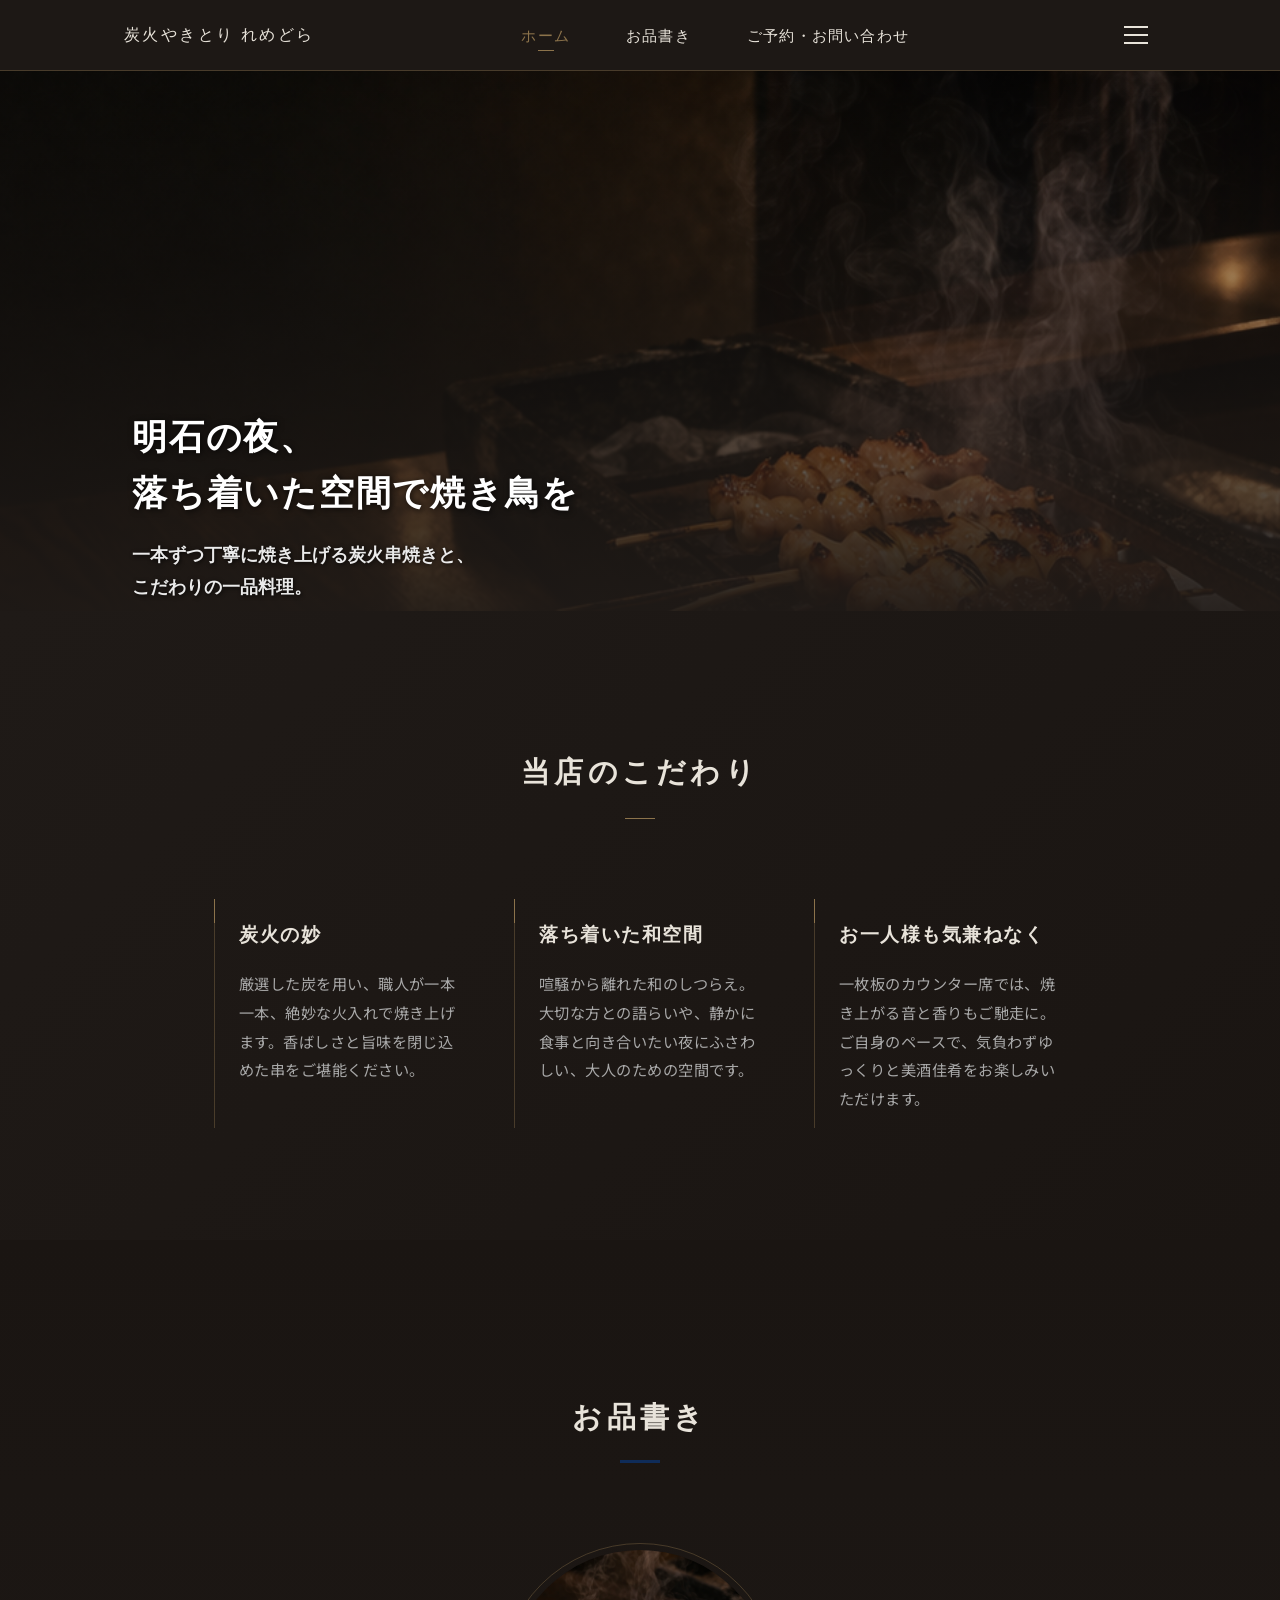
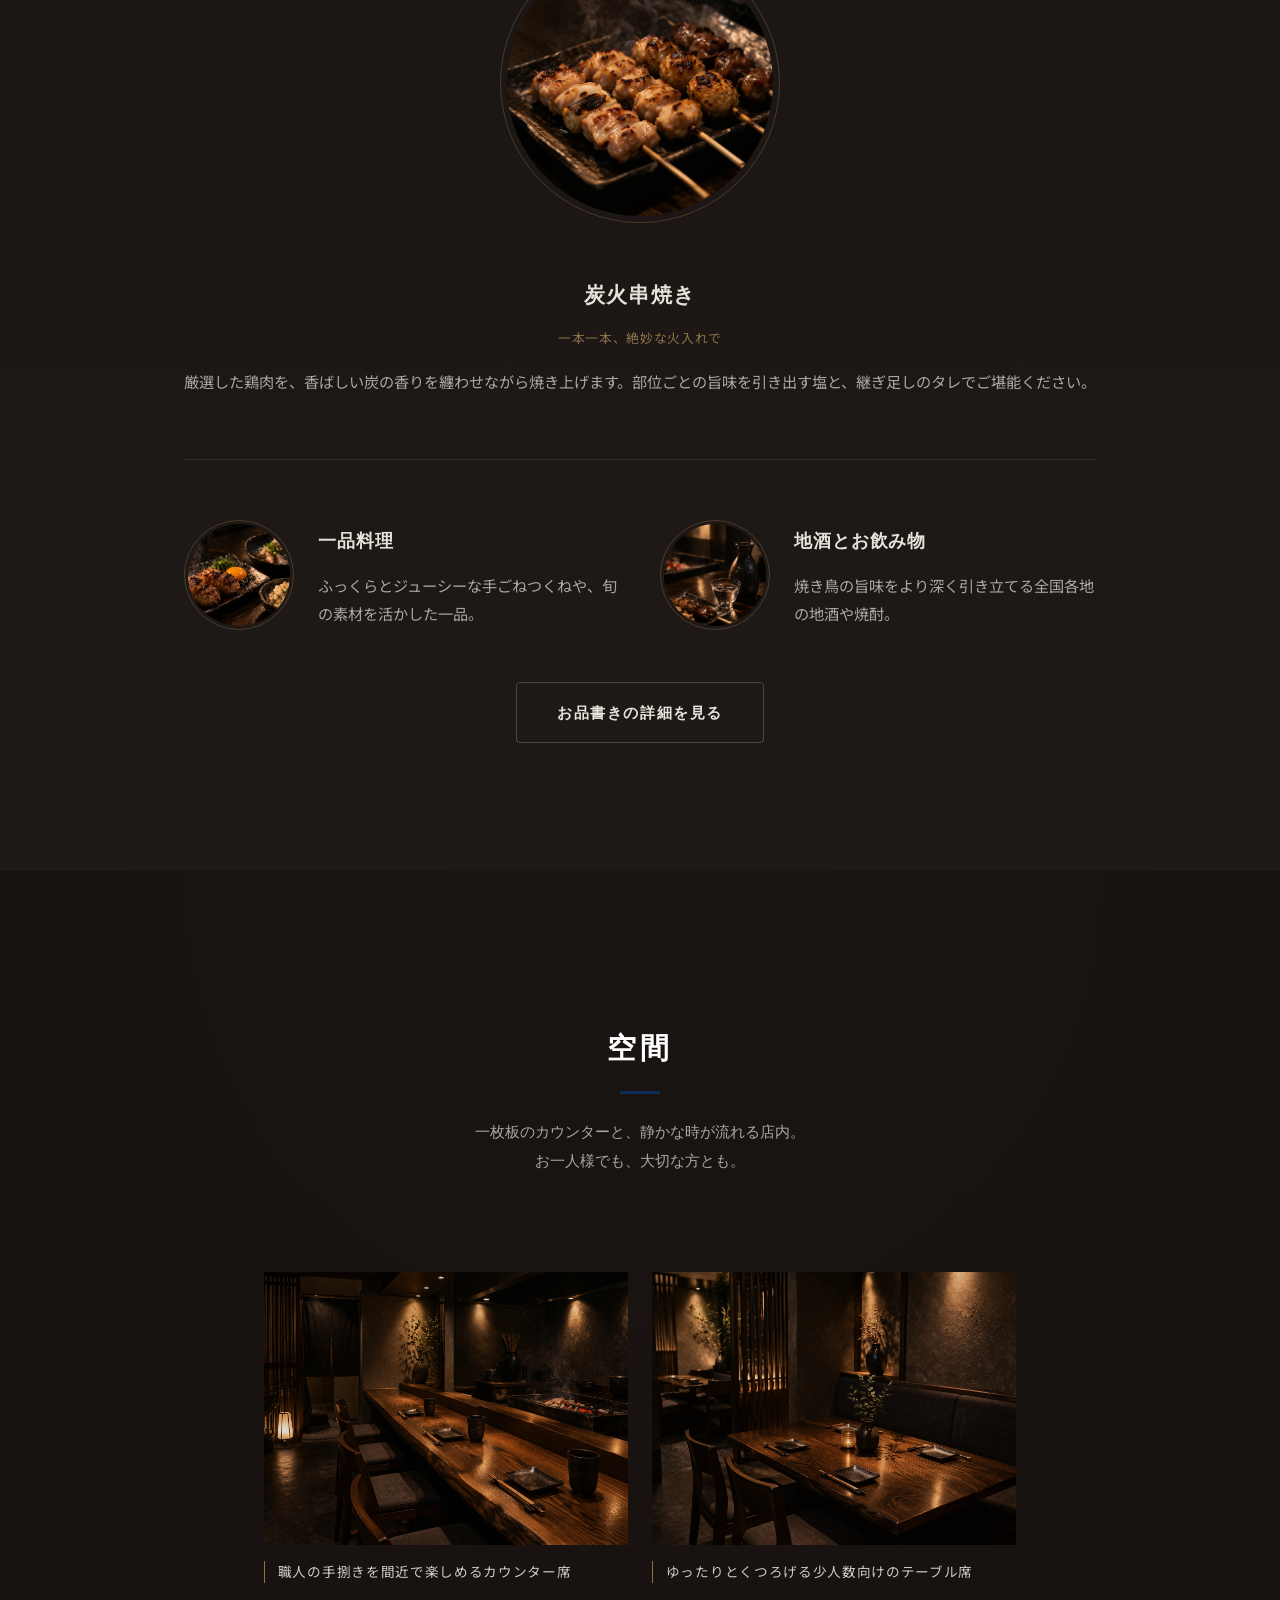
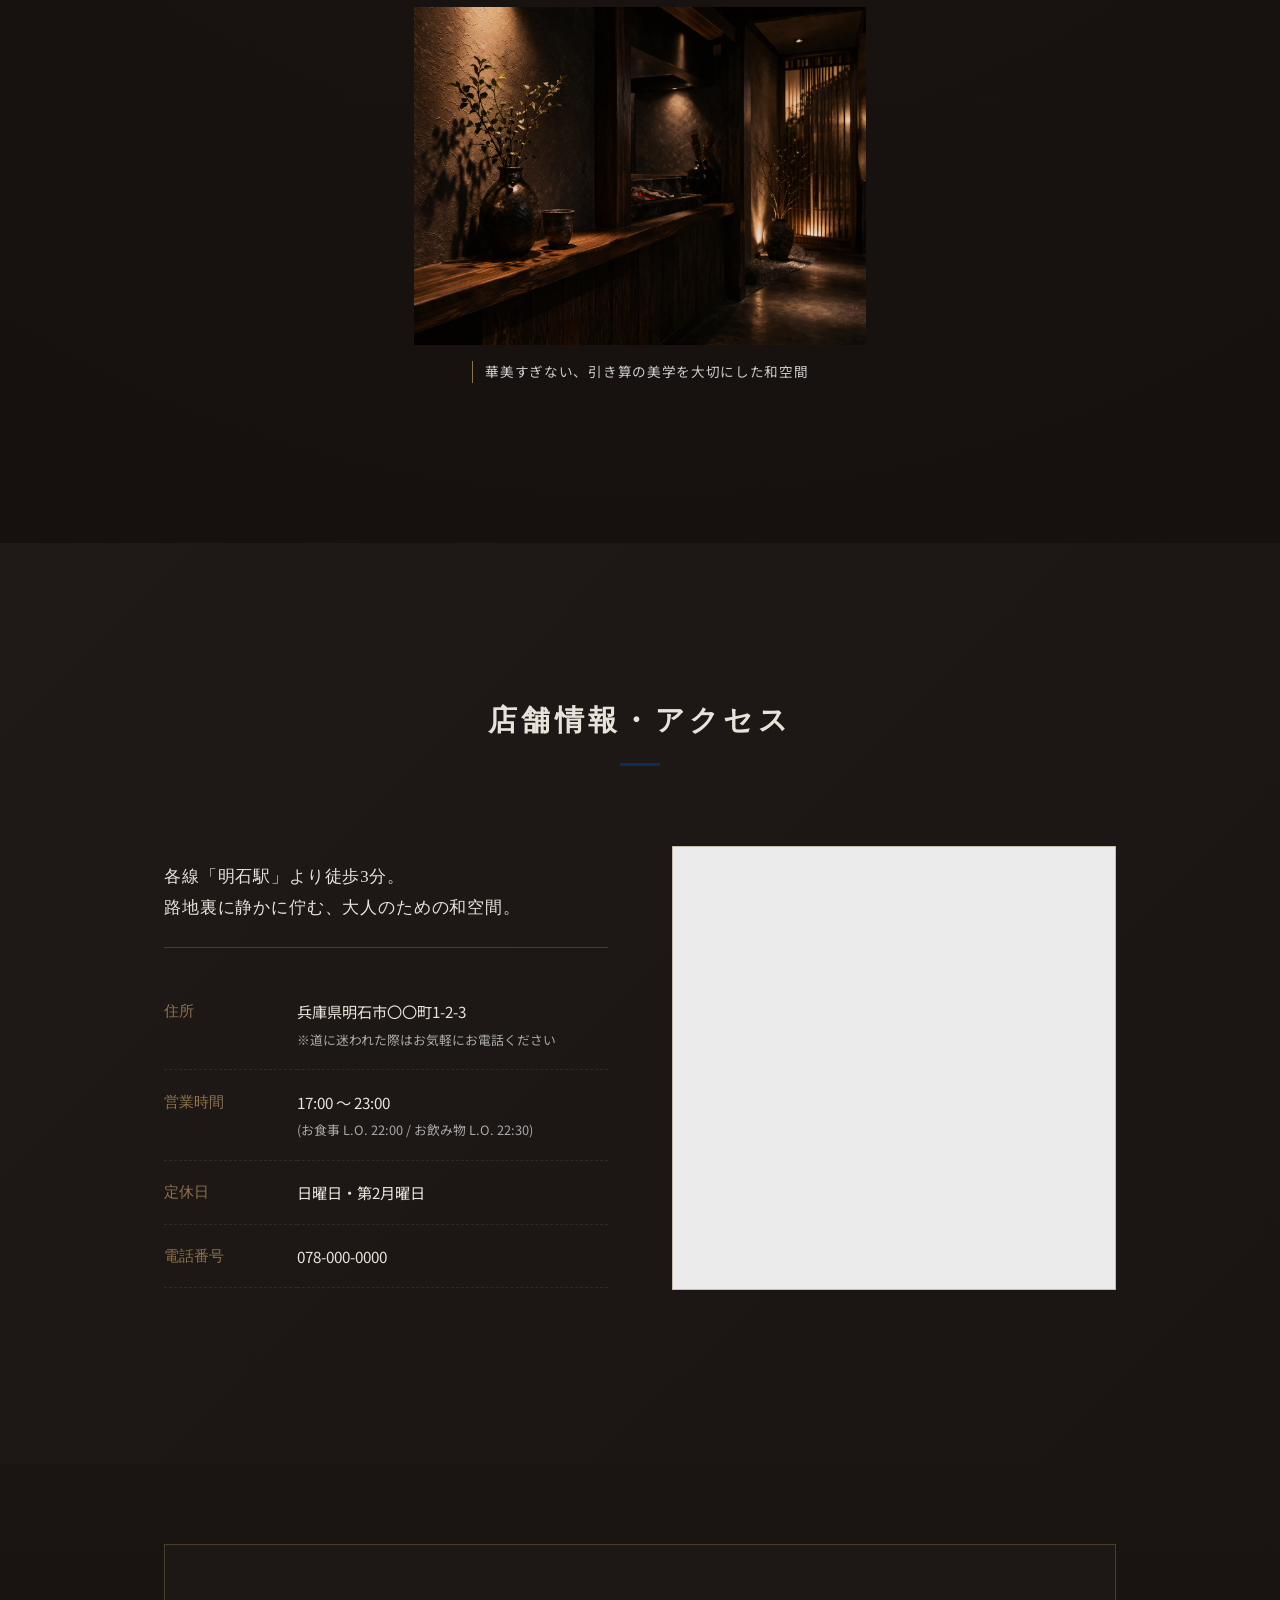
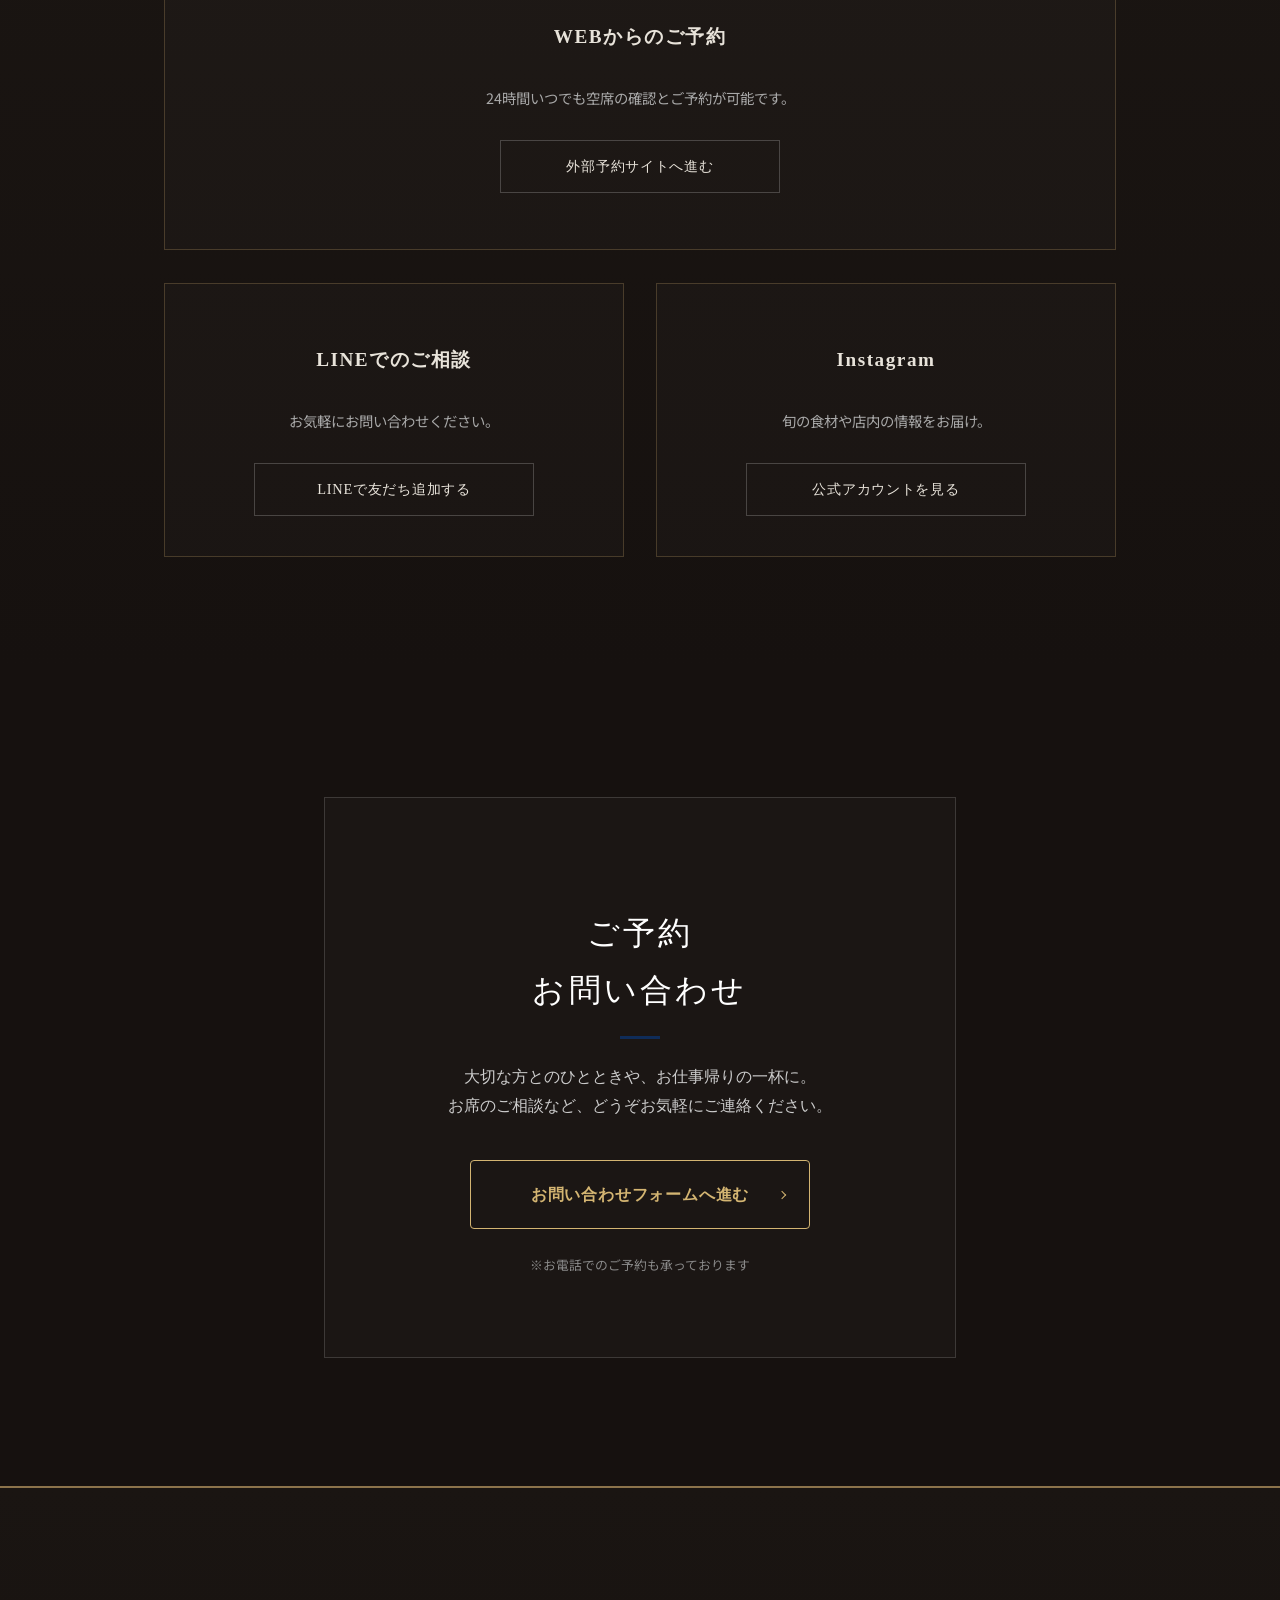
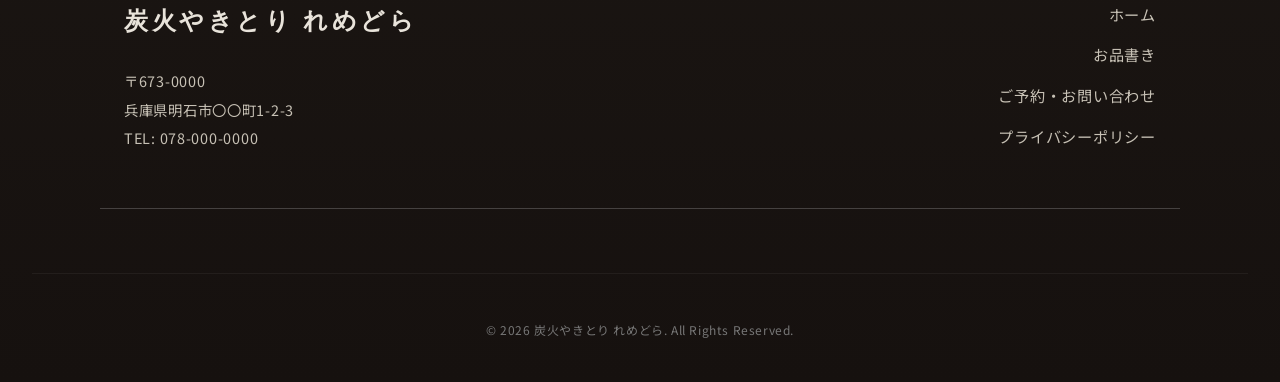
<file: index.html>
<!DOCTYPE html>
<html lang="ja">
<head>
  <meta charset="UTF-8">
  <meta name="viewport" content="width=device-width, initial-scale=1.0">
  <title>炭火やきとり れめどら | 明石でゆっくり楽しむ焼き鳥</title>
  <meta name="description" content="明石でゆっくりと楽しめる焼き鳥屋。炭火で焼いた新鮮な鳥肉と、豊富な飲み物をお楽しみください。">
  
  <link rel="canonical" href="https://example.com/">
  
  <meta property="og:title" content="炭火やきとり れめどら">
  <meta property="og:description" content="明石でゆっくりと楽しめる焼き鳥屋。炭火で焼いた新鮮な鳥肉と、豊富な飲み物をお楽しみください。">
  <meta property="og:type" content="website">
  <meta property="og:url" content="https://example.com/">
  <meta property="og:image" content="https://example.com/assets/images/ogp.jpg">
  
  <link rel="icon" href="assets/images/favicon.ico">
  <link rel="apple-touch-icon" href="assets/images/apple-touch-icon.png">
  
  <script async src="https://www.googletagmanager.com/gtag/js?id=G-ABCDEFG123"></script>
　<script>window.dataLayer=window.dataLayer||[];function gtag(){dataLayer.push(arguments);}gtag('js',new Date());gtag('config','G-ABCDEFG123');</script>

  <link rel="preconnect" href="https://fonts.googleapis.com">
  <link rel="preconnect" href="https://fonts.gstatic.com" crossorigin>
  <link href="https://fonts.googleapis.com/css2?family=Noto+Sans+JP:wght@400;700&display=swap" rel="stylesheet">
  
  <link rel="stylesheet" href="assets/css/base.css">
<link rel="stylesheet" href="assets/css/components.css">
<link rel="stylesheet" href="assets/css/sections.css">
</head>
<body class="site site--yakitori-akashi-01 page page--home">
  <div id="yakitori-loader" class="yakitori-loader">
    <div class="yakitori-loader-content">
      <p class="yakitori-loader-text">炭火やきとり れめどら</p>
      <div class="yakitori-loader-line"></div>
    </div>
  </div>
  <header class="header yakitori-header">
  <div class="header-inner container yakitori-header-inner">
    <a href="index.html" class="logo yakitori-header-logo">炭火やきとり れめどら</a>
    
    <nav class="nav-pc pc-only yakitori-nav-pc">
      <ul>
        <li><a href="index.html" class="is-current">ホーム</a></li>
        <li><a href="service.html">お品書き</a></li>
        <li><a href="contact.html">ご予約・お問い合わせ</a></li>
      </ul>
    </nav>
    
    <button class="menu-toggle sp-only yakitori-menu-toggle" data-js="menu-toggle" aria-label="メニューを開く" aria-expanded="false">
      <span class="bar"></span><span class="bar"></span><span class="bar"></span>
    </button>
  </div>
</header>

<nav class="nav-sp yakitori-nav-sp" data-js="mobile-nav" aria-hidden="true">
  <ul class="yakitori-nav-sp-list">
    <li><a href="index.html">ホーム</a></li>
    <li><a href="service.html">お品書き</a></li>
    <li><a href="contact.html">ご予約・お問い合わせ</a></li>
  </ul>
</nav>

  <main>
    <section class="hero home-hero ya-hero">
  <div class="hero-overlay ya-hero-overlay"></div>
  <div class="container hero-content reveal ya-hero-content">
    <div class="ya-hero-text-wrap">
      <h1 class="hero-title ya-hero-title">明石の夜、<br>落ち着いた空間で焼き鳥を</h1>
      <p class="hero-sub ya-hero-sub">一本ずつ丁寧に焼き上げる炭火串焼きと、<br>こだわりの一品料理。</p>
    </div>
  </div>
</section>

<section class="section yakitori-concept-section">
  <div class="container reveal yakitori-concept-container">
    <h2 class="sec-title yakitori-concept-title" data-anim="fade-up">当店のこだわり</h2>
    <div class="yakitori-concept-timeline">
      <div class="yakitori-concept-item" data-anim="fade-up" data-anim-delay="1">
        <h3 class="yakitori-concept-heading">炭火の妙</h3>
        <p class="yakitori-concept-text">厳選した炭を用い、職人が一本一本、絶妙な火入れで焼き上げます。香ばしさと旨味を閉じ込めた串をご堪能ください。</p>
      </div>
      <div class="yakitori-concept-item" data-anim="fade-up" data-anim-delay="2">
        <h3 class="yakitori-concept-heading">落ち着いた和空間</h3>
        <p class="yakitori-concept-text">喧騒から離れた和のしつらえ。大切な方との語らいや、静かに食事と向き合いたい夜にふさわしい、大人のための空間です。</p>
      </div>
      <div class="yakitori-concept-item" data-anim="fade-up" data-anim-delay="3">
        <h3 class="yakitori-concept-heading">お一人様も気兼ねなく</h3>
        <p class="yakitori-concept-text">一枚板のカウンター席では、焼き上がる音と香りもご馳走に。ご自身のペースで、気負わずゆっくりと美酒佳肴をお楽しみいただけます。</p>
      </div>
    </div>
  </div>
</section>

<section class="section yakitori-service-section">
  <div class="container reveal yakitori-service-container">
    <h2 class="sec-title yakitori-service-sec-title" data-anim="fade-up">お品書き</h2>
    <div class="yakitori-service-grid">
      
      <article class="yakitori-service-card yakitori-service-card--featured" data-anim="fade-up" data-anim-delay="1">
        <div class="yakitori-service-img-plate">
          <img src="assets/images/service1.jpg" alt="炭火串焼き" class="yakitori-service-img-circle">
        </div>
        <div class="yakitori-service-body">
          <h3 class="yakitori-service-title">炭火串焼き</h3>
          <p class="yakitori-service-subtitle">一本一本、絶妙な火入れで</p>
          <p class="yakitori-service-text">厳選した鶏肉を、香ばしい炭の香りを纏わせながら焼き上げます。部位ごとの旨味を引き出す塩と、継ぎ足しのタレでご堪能ください。</p>
        </div>
      </article>

      <div class="yakitori-service-subgrid">
        <article class="yakitori-service-card yakitori-service-card--list" data-anim="fade-up" data-anim-delay="2">
          <div class="yakitori-service-img-plate">
            <img src="assets/images/service2.jpg" alt="自家製つくねと一品料理" class="yakitori-service-img-circle">
          </div>
          <div class="yakitori-service-body">
            <h3 class="yakitori-service-title">一品料理</h3>
            <p class="yakitori-service-text">ふっくらとジューシーな手ごねつくねや、旬の素材を活かした一品。</p>
          </div>
        </article>

        <article class="yakitori-service-card yakitori-service-card--list" data-anim="fade-up" data-anim-delay="3">
          <div class="yakitori-service-img-plate">
            <img src="assets/images/service3.jpg" alt="地酒とお飲み物" class="yakitori-service-img-circle">
          </div>
          <div class="yakitori-service-body">
            <h3 class="yakitori-service-title">地酒とお飲み物</h3>
            <p class="yakitori-service-text">焼き鳥の旨味をより深く引き立てる全国各地の地酒や焼酎。</p>
          </div>
        </article>
      </div>

    </div>
    <div class="text-center u-mt-40 yakitori-service-btn-wrap" data-anim="fade-up">
      <a href="service.html" class="btn btn-outline yakitori-service-btn">お品書きの詳細を見る</a>
    </div>
  </div>
</section>

<section class="section yakitori-interior-section">
  <div class="container reveal yakitori-interior-container">
    <h2 class="sec-title yakitori-interior-title" data-anim="fade-up">空間</h2>
    <p class="yakitori-interior-lead" data-anim="fade-up" data-anim-delay="1">一枚板のカウンターと、静かな時が流れる店内。<br>お一人様でも、大切な方とも。</p>
    
    <div class="yakitori-interior-gallery" data-anim="fade-in" data-anim-delay="2">
      <figure class="yakitori-interior-item">
        <img src="assets/images/interior1.jpg" alt="落ち着いた雰囲気のカウンター席" class="yakitori-interior-img">
        <figcaption class="yakitori-interior-caption">職人の手捌きを間近で楽しめるカウンター席</figcaption>
      </figure>
      <figure class="yakitori-interior-item">
        <img src="assets/images/interior2.jpg" alt="清潔感のあるテーブル席" class="yakitori-interior-img">
        <figcaption class="yakitori-interior-caption">ゆったりとくつろげる少人数向けのテーブル席</figcaption>
      </figure>
      <figure class="yakitori-interior-item">
        <img src="assets/images/interior3.jpg" alt="和のしつらえ" class="yakitori-interior-img">
        <figcaption class="yakitori-interior-caption">華美すぎない、引き算の美学を大切にした和空間</figcaption>
      </figure>
    </div>
  </div>
</section>

<section class="section yakitori-access-section">
  <div class="container reveal yakitori-access-container">
    <h2 class="sec-title yakitori-access-title">店舗情報・アクセス</h2>
    
    <div class="access-grid yakitori-access-grid">
      <div class="access-info yakitori-access-info-wrap">
        
        <p class="yakitori-access-lead">各線「明石駅」より徒歩3分。<br>路地裏に静かに佇む、大人のための和空間。</p>
        
        <table class="info-table yakitori-access-table">
          <tbody>
            <tr>
              <th>住所</th>
              <td>兵庫県明石市〇〇町1-2-3<br><span class="yakitori-access-subtext">※道に迷われた際はお気軽にお電話ください</span></td>
            </tr>
            <tr>
              <th>営業時間</th>
              <td>17:00 〜 23:00 <span class="yakitori-access-subtext">(お食事 L.O. 22:00 / お飲み物 L.O. 22:30)</span></td>
            </tr>
            <tr>
              <th>定休日</th>
              <td>日曜日・第2月曜日</td>
            </tr>
            <tr>
              <th>電話番号</th>
              <td>078-000-0000</td>
            </tr>
          </tbody>
        </table>

        
      </div>
      
      <div class="access-map yakitori-access-map-wrap">
        <div class="map-iframe-wrapper yakitori-access-map">
          <iframe src="https://www.google.com/maps/embed?pb=!1m18!1m12!1m3!1d3282.1803394127523!2d135.58551747462758!3d34.65014827293765!2m3!1f0!2f0!3f0!3m2!1i1024!2i768!4f13.1!3m3!1m2!1s0x6000df760cc7dd29%3A0x222f1e658e84c664!2z6L-R55W_5aSn5a2mIOadseWkp-mYquOCreODo-ODs-ODkeOCuQ!5e0!3m2!1sja!2sjp!4v1775492628500!5m2!1sja!2sjp" width="600" height="450" style="border:0;" allowfullscreen="" loading="lazy" referrerpolicy="no-referrer-when-downgrade"></iframe>
        </div>
      </div>
    </div>
    
  </div>
</section>


<section class="section yakitori-connect-section">
  <div class="container reveal yakitori-connect-container">
    <div class="yakitori-connect-grid">
      
      <div class="yakitori-connect-item yakitori-connect-item--main" data-anim="fade-up" data-anim-delay="1">
        <h3 class="yakitori-connect-heading">WEBからのご予約</h3>
        <p class="yakitori-connect-text">24時間いつでも空席の確認とご予約が可能です。</p>
        <a href="#" class="yakitori-connect-btn" data-ga4-event="click_external_reserve">外部予約サイトへ進む</a>
      </div>

      <div class="yakitori-connect-item yakitori-connect-item--sub" data-anim="fade-up" data-anim-delay="2">
        <h3 class="yakitori-connect-heading">LINEでのご相談</h3>
        <p class="yakitori-connect-text">お気軽にお問い合わせください。</p>
        <a href="#" class="yakitori-connect-btn" data-ga4-event="click_line">LINEで友だち追加する</a>
      </div>

      <div class="yakitori-connect-item yakitori-connect-item--sub" data-anim="fade-up" data-anim-delay="3">
        <h3 class="yakitori-connect-heading">Instagram</h3>
        <p class="yakitori-connect-text">旬の食材や店内の情報をお届け。</p>
        <a href="#" class="yakitori-connect-btn" data-ga4-event="click_instagram">公式アカウントを見る</a>
      </div>

    </div>
  </div>
</section>

    <section class="section cta-section text-center ya-cta-section">
  <div class="container reveal ya-cta-container">
    <div class="ya-cta-box">
      <h2 class="sec-title cta-title ya-cta-title">ご予約<br>お問い合わせ</h2>
      <p class="cta-text ya-cta-text">
        大切な方とのひとときや、お仕事帰りの一杯に。<br>
        お席のご相談など、どうぞお気軽にご連絡ください。
      </p>
      <div class="ya-cta-action">
        <a href="contact.html" class="btn btn-primary ya-cta-btn">
          お問い合わせフォームへ進む
        </a>
      </div>
      <p class="ya-cta-note">※お電話でのご予約も承っております</p>
    </div>
  </div>
</section>
  </main>

  <footer class="footer yakitori-footer">
  <div class="container footer-inner yakitori-footer-inner">
    <div class="footer-info yakitori-footer-info">
      <div class="footer-logo yakitori-footer-logo">炭火やきとり れめどら</div>
      <p class="yakitori-footer-address">
        〒673-0000<br>
        兵庫県明石市〇〇町1-2-3<br>
        TEL: <a href="tel:0780000000" class="yakitori-footer-tel">078-000-0000</a>
      </p>
    </div>
    <div class="footer-links yakitori-footer-links">
      <ul class="yakitori-footer-nav">
        <li><a href="index.html">ホーム</a></li>
        <li><a href="service.html">お品書き</a></li>
        <li><a href="contact.html">ご予約・お問い合わせ</a></li>
        <li><a href="privacy.html">プライバシーポリシー</a></li>
      </ul>
    </div>
  </div>
  <div class="footer-copy yakitori-footer-copy">
    <small>&copy; 2026 炭火やきとり れめどら. All Rights Reserved.</small>
  </div>
</footer>

  <script src="assets/js/main.js"></script>
  <script src="assets/js/custom-anim.js"></script>
  <script src="assets/js/custom-analytics.js"></script>
</body>
</html>
</file>
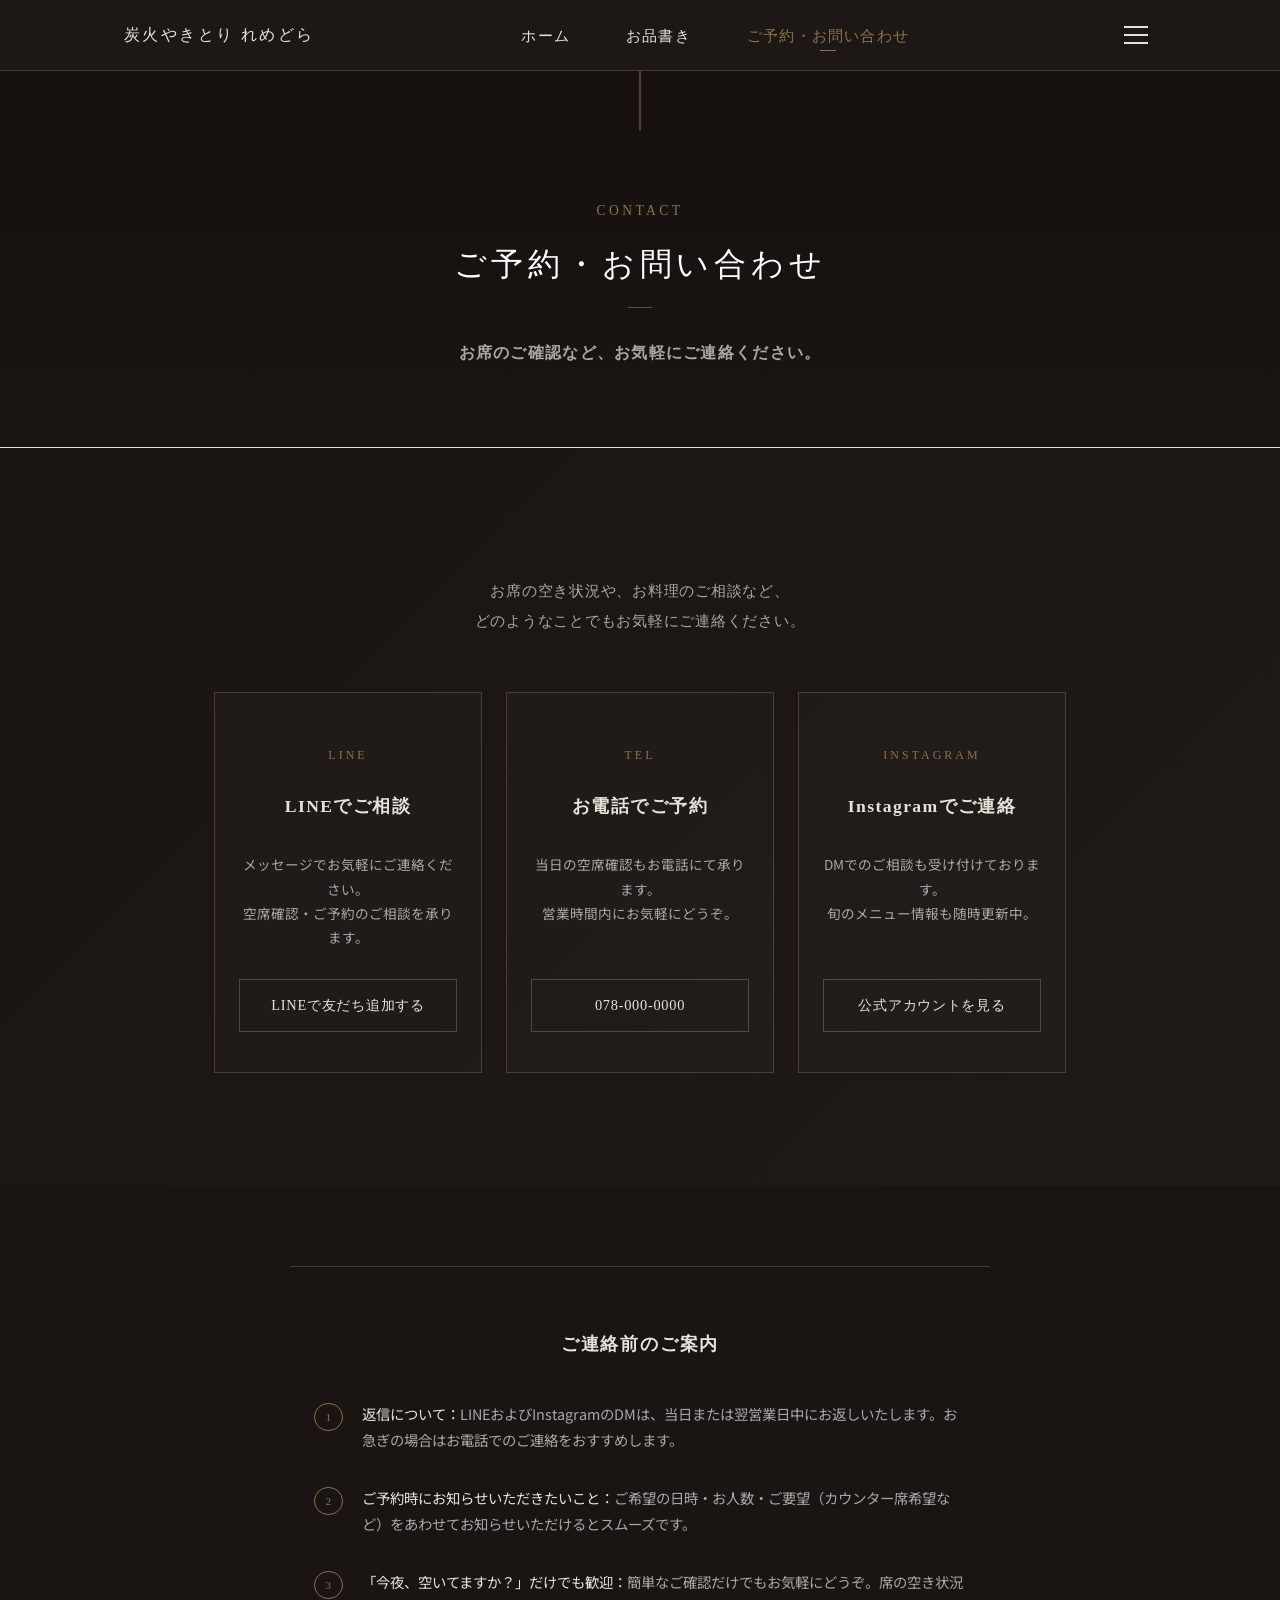
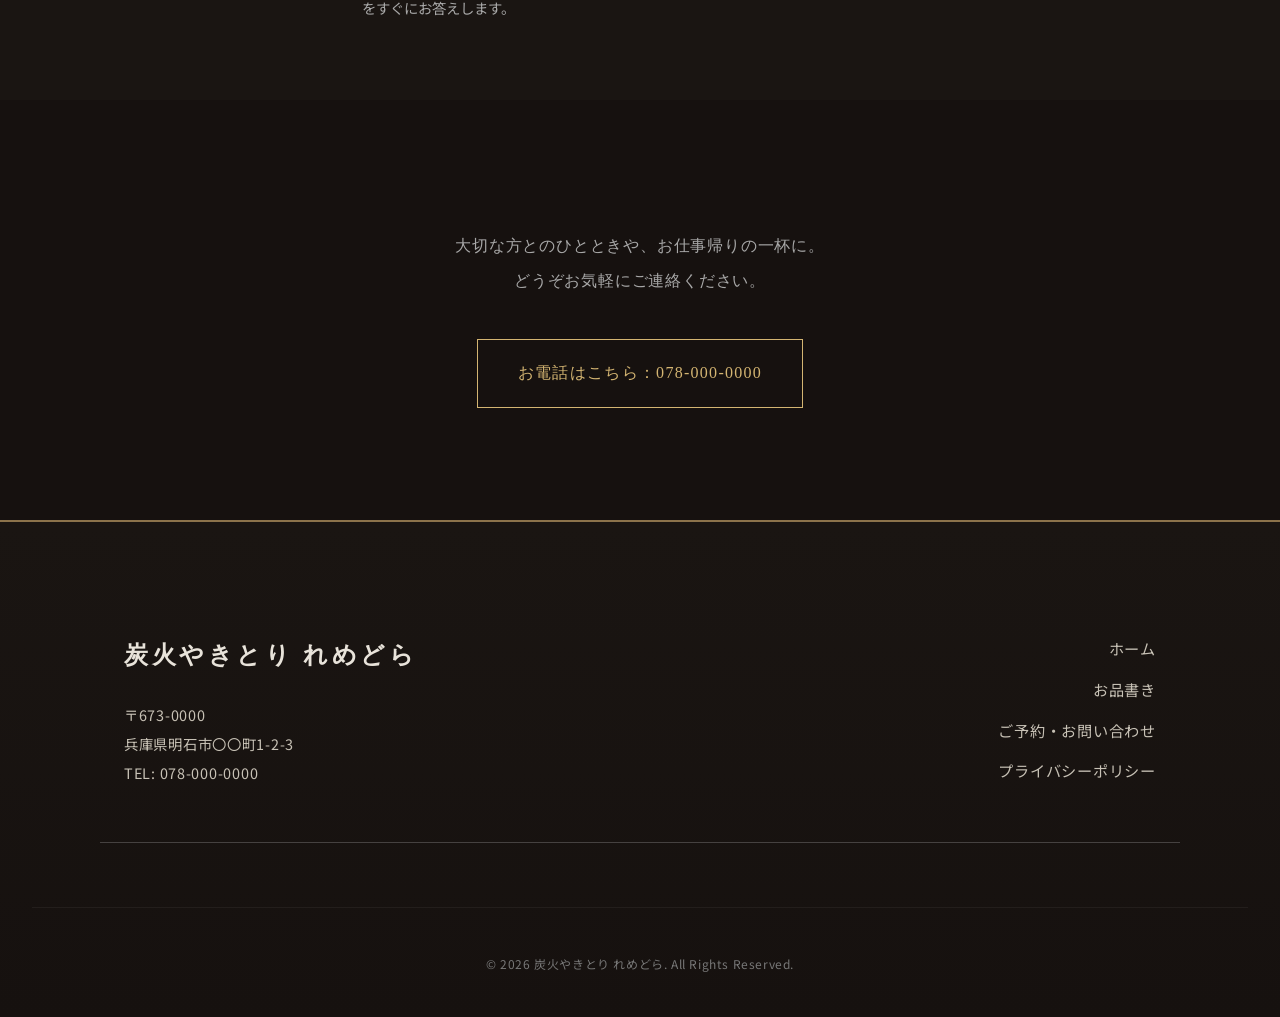
<file: contact.html>
<!DOCTYPE html>
<html lang="ja">
<head>
  <meta charset="UTF-8">
  <meta name="viewport" content="width=device-width, initial-scale=1.0">
  <title>ご予約・お問い合わせ | 炭火やきとり れめどら</title>
  <meta name="description" content="炭火やきとり れめどらへのご予約・お問い合わせはLINE・お電話・Instagramにて承ります。">

  <link rel="canonical" href="https://example.com/contact.html">
  <meta property="og:title" content="ご予約・お問い合わせ | 炭火やきとり れめどら">
  <meta property="og:description" content="炭火やきとり れめどらへのご予約・お問い合わせはLINE・お電話・Instagramにて承ります。">
  <meta property="og:type" content="article">
  <meta property="og:url" content="https://example.com/contact.html">
  <meta property="og:image" content="https://example.com/assets/images/ogp.jpg">

  <link rel="icon" href="assets/images/favicon.ico">
  <link rel="apple-touch-icon" href="assets/images/apple-touch-icon.png">

  <script async src="https://www.googletagmanager.com/gtag/js?id=G-ABCDEFG123"></script>
  <script>window.dataLayer=window.dataLayer||[];function gtag(){dataLayer.push(arguments);}gtag('js',new Date());gtag('config','G-ABCDEFG123');</script>

  <link rel="preconnect" href="https://fonts.googleapis.com">
  <link rel="preconnect" href="https://fonts.gstatic.com" crossorigin>
  <link href="https://fonts.googleapis.com/css2?family=Noto+Sans+JP:wght@400;700&display=swap" rel="stylesheet">

  <link rel="stylesheet" href="assets/css/base.css">
  <link rel="stylesheet" href="assets/css/components.css">
  <link rel="stylesheet" href="assets/css/sections.css">
</head>
<body class="site site--yakitori-akashi-01 page page--contact">
  <header class="header yakitori-header">
    <div class="header-inner container yakitori-header-inner">
      <a href="index.html" class="logo yakitori-header-logo">炭火やきとり れめどら</a>
      <nav class="nav-pc pc-only yakitori-nav-pc">
        <ul>
          <li><a href="index.html">ホーム</a></li>
          <li><a href="service.html">お品書き</a></li>
          <li><a href="contact.html" class="is-current">ご予約・お問い合わせ</a></li>
        </ul>
      </nav>
      <button class="menu-toggle sp-only yakitori-menu-toggle" data-js="menu-toggle" aria-label="メニューを開く" aria-expanded="false">
        <span class="bar"></span><span class="bar"></span><span class="bar"></span>
      </button>
    </div>
  </header>

  <nav class="nav-sp yakitori-nav-sp" data-js="mobile-nav" aria-hidden="true">
    <ul class="yakitori-nav-sp-list">
      <li><a href="index.html">ホーム</a></li>
      <li><a href="service.html">お品書き</a></li>
      <li><a href="contact.html">ご予約・お問い合わせ</a></li>
    </ul>
  </nav>

  <main>

    <!-- SECTION START: Contact Hero -->
    <div class="page-header yakitori-contact-header" data-section="contact-hero">
      <div class="container text-center yakitori-contact-header-container">
        <div class="yakitori-contact-header-content">
          <p class="yakitori-contact-header-en">Contact</p>
          <h1 class="page-title yakitori-contact-title">ご予約・お問い合わせ</h1>
          <p class="page-sub yakitori-contact-sub">お席のご確認など、お気軽にご連絡ください。</p>
        </div>
      </div>
    </div>
    <!-- SECTION END: Contact Hero -->

    <!-- SECTION START: Contact Methods -->
    <section class="section yakitori-contact-methods-section" data-section="contact-methods">
      <div class="container reveal yakitori-contact-methods-container">
        <p class="yakitori-contact-methods-lead" data-anim="fade-up">
          お席の空き状況や、お料理のご相談など、<br>
          どのようなことでもお気軽にご連絡ください。
        </p>
        <div class="yakitori-contact-methods-grid">

          <div class="yakitori-contact-method-card" data-anim="fade-up" data-anim-delay="1">
            <p class="yakitori-contact-method-label">LINE</p>
            <h2 class="yakitori-contact-method-title">LINEでご相談</h2>
            <p class="yakitori-contact-method-text">
              メッセージでお気軽にご連絡ください。<br>
              空席確認・ご予約のご相談を承ります。
            </p>
            <a href="#" class="yakitori-contact-method-btn" data-ga4-event="click_line">LINEで友だち追加する</a>
          </div>

          <div class="yakitori-contact-method-card" data-anim="fade-up" data-anim-delay="2">
            <p class="yakitori-contact-method-label">TEL</p>
            <h2 class="yakitori-contact-method-title">お電話でご予約</h2>
            <p class="yakitori-contact-method-text">
              当日の空席確認もお電話にて承ります。<br>
              営業時間内にお気軽にどうぞ。
            </p>
            <a href="tel:0780000000" class="yakitori-contact-method-btn" data-ga4-event="click_tel">078-000-0000</a>
          </div>

          <div class="yakitori-contact-method-card" data-anim="fade-up" data-anim-delay="3">
            <p class="yakitori-contact-method-label">Instagram</p>
            <h2 class="yakitori-contact-method-title">Instagramでご連絡</h2>
            <p class="yakitori-contact-method-text">
              DMでのご相談も受け付けております。<br>
              旬のメニュー情報も随時更新中。
            </p>
            <a href="#" class="yakitori-contact-method-btn" data-ga4-event="click_instagram">公式アカウントを見る</a>
          </div>

        </div>
      </div>
    </section>
    <!-- SECTION END: Contact Methods -->

    <!-- SECTION START: Before Contact -->
    <section class="section yakitori-before-contact-section" data-section="before-contact">
      <div class="container reveal yakitori-before-contact-container">
        <h2 class="yakitori-before-contact-title" data-anim="fade-up">ご連絡前のご案内</h2>
        <div class="yakitori-before-contact-list">

          <div class="yakitori-before-contact-item" data-anim="fade-up" data-anim-delay="1">
            <div class="yakitori-before-contact-num">1</div>
            <p class="yakitori-before-contact-text">
              <strong>返信について：</strong>LINEおよびInstagramのDMは、当日または翌営業日中にお返しいたします。お急ぎの場合はお電話でのご連絡をおすすめします。
            </p>
          </div>

          <div class="yakitori-before-contact-item" data-anim="fade-up" data-anim-delay="2">
            <div class="yakitori-before-contact-num">2</div>
            <p class="yakitori-before-contact-text">
              <strong>ご予約時にお知らせいただきたいこと：</strong>ご希望の日時・お人数・ご要望（カウンター席希望など）をあわせてお知らせいただけるとスムーズです。
            </p>
          </div>

          <div class="yakitori-before-contact-item" data-anim="fade-up" data-anim-delay="3">
            <div class="yakitori-before-contact-num">3</div>
            <p class="yakitori-before-contact-text">
              <strong>「今夜、空いてますか？」だけでも歓迎：</strong>簡単なご確認だけでもお気軽にどうぞ。席の空き状況をすぐにお答えします。
            </p>
          </div>

        </div>
      </div>
    </section>
    <!-- SECTION END: Before Contact -->

    <!-- SECTION START: Final CTA -->
    <section class="section yakitori-final-cta-section" data-section="final-cta">
      <div class="container reveal yakitori-final-cta-container">
        <p class="yakitori-final-cta-text" data-anim="fade-up">
          大切な方とのひとときや、お仕事帰りの一杯に。<br>
          どうぞお気軽にご連絡ください。
        </p>
        <div data-anim="fade-up" data-anim-delay="1">
          <a href="tel:0780000000" class="yakitori-final-cta-btn" data-ga4-event="click_tel_final">お電話はこちら：078-000-0000</a>
        </div>
      </div>
    </section>
    <!-- SECTION END: Final CTA -->

  </main>

  <!-- SECTION START: Footer -->
  <footer class="footer yakitori-footer" data-section="footer">
    <div class="container footer-inner yakitori-footer-inner">
      <div class="footer-info yakitori-footer-info">
        <div class="footer-logo yakitori-footer-logo">炭火やきとり れめどら</div>
        <p class="yakitori-footer-address">
          〒673-0000<br>
          兵庫県明石市〇〇町1-2-3<br>
          TEL: <a href="tel:0780000000" class="yakitori-footer-tel">078-000-0000</a>
        </p>
      </div>
      <div class="footer-links yakitori-footer-links">
        <ul class="yakitori-footer-nav">
          <li><a href="index.html">ホーム</a></li>
          <li><a href="service.html">お品書き</a></li>
          <li><a href="contact.html">ご予約・お問い合わせ</a></li>
          <li><a href="privacy.html">プライバシーポリシー</a></li>
        </ul>
      </div>
    </div>
    <div class="footer-copy yakitori-footer-copy">
      <small>&copy; 2026 炭火やきとり れめどら. All Rights Reserved.</small>
    </div>
  </footer>
  <!-- SECTION END: Footer -->

  <script src="assets/js/main.js"></script>
  <script src="assets/js/custom-anim.js"></script>
  <script src="assets/js/custom-analytics.js"></script>
</body>
</html>
</file>
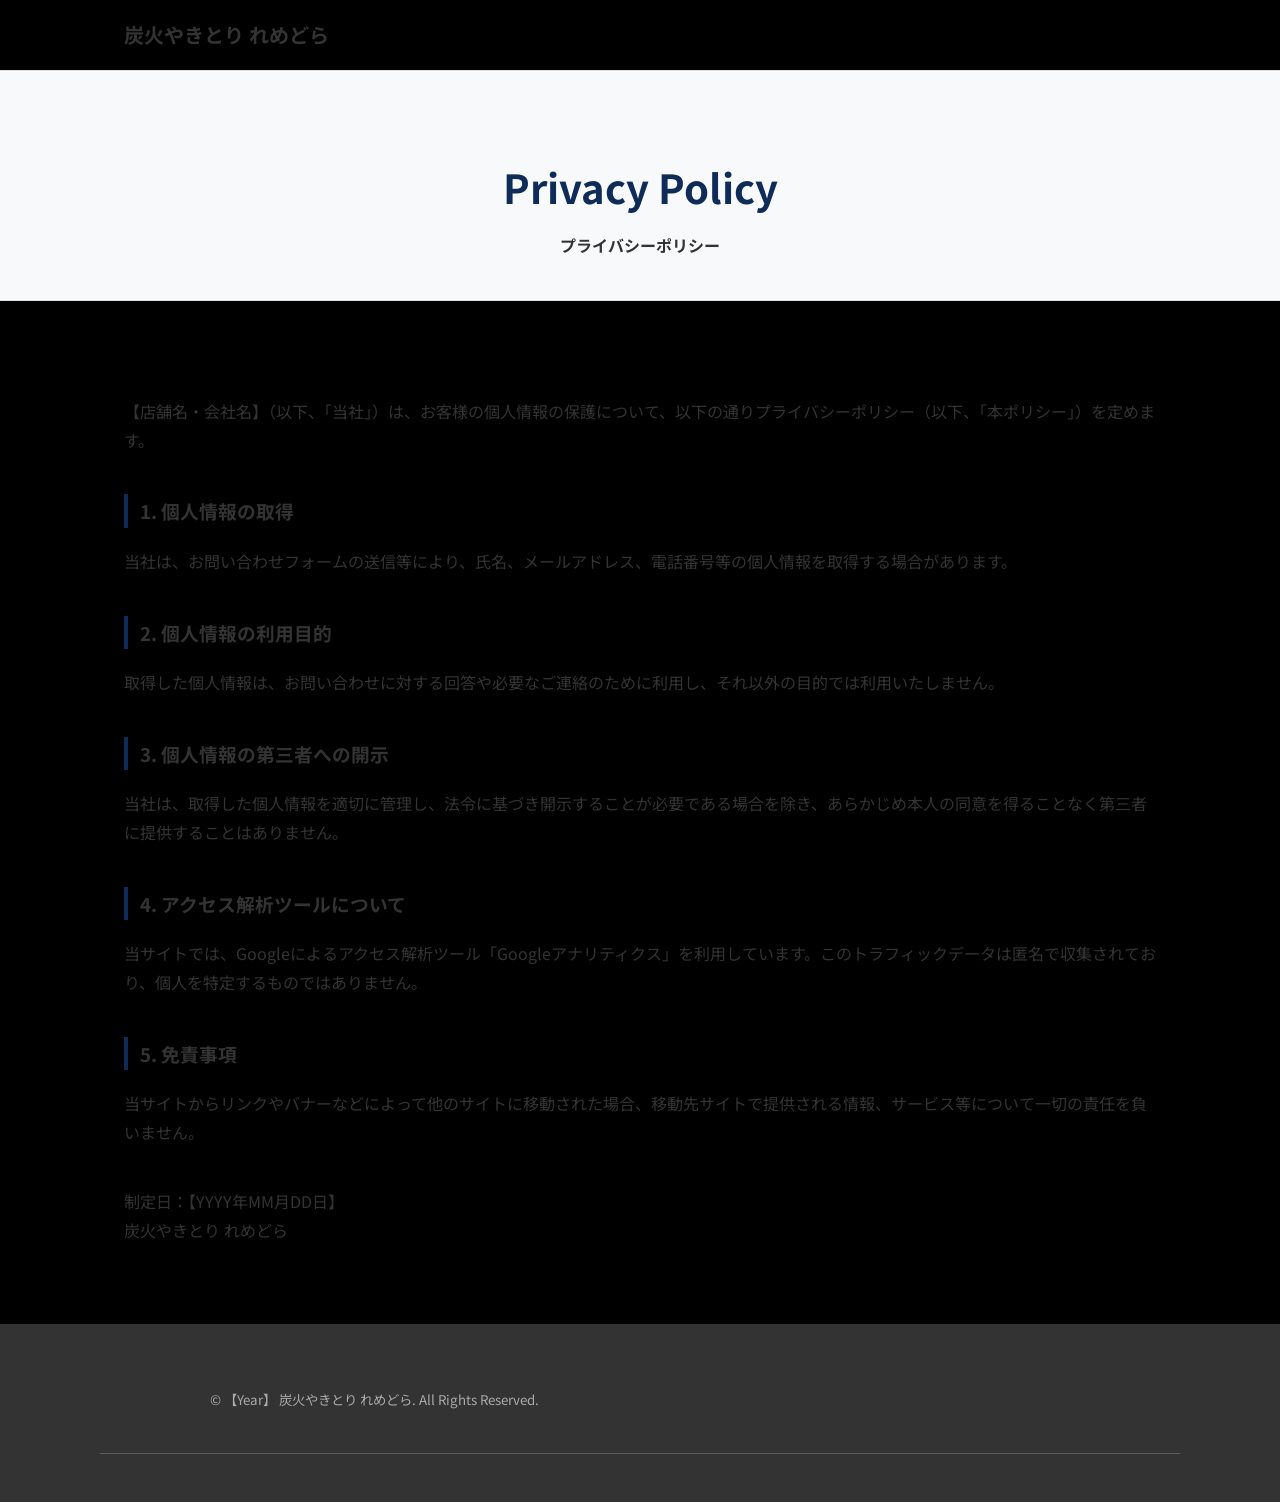
<file: privacy.html>
<!DOCTYPE html>
<html lang="ja">
<head>
  <meta charset="UTF-8">
  <meta name="viewport" content="width=device-width, initial-scale=1.0">
  <title>プライバシーポリシー | 炭火やきとり れめどら</title>
  <meta name="description" content="炭火やきとり れめどらのプライバシーポリシー（個人情報保護方針）について定めます。">
  
  <link rel="canonical" href="https://yakitori-akashi.remedora.jp/privacy.html">
  <meta property="og:title" content="プライバシーポリシー | 炭火やきとり れめどら">
  <meta property="og:description" content="炭火やきとり れめどらのプライバシーポリシーについて。">
  <meta property="og:type" content="article">
  <meta property="og:url" content="https://yakitori-akashi.remedora.jp/privacy.html">
  <meta property="og:image" content="https://yakitori-akashi.remedora.jp/assets/images/ogp.jpg">
  
  <link rel="icon" href="assets/images/favicon.ico">
  <link rel="apple-touch-icon" href="assets/images/apple-touch-icon.png">
  
  <script async src="https://www.googletagmanager.com/gtag/js?id=G-XXXXXXXXXX"></script>
  <script>window.dataLayer=window.dataLayer||[];function gtag(){dataLayer.push(arguments);}gtag('js',new Date());gtag('config','G-XXXXXXXXXX');</script>

  <link rel="preconnect" href="https://fonts.googleapis.com">
  <link rel="preconnect" href="https://fonts.gstatic.com" crossorigin>
  <link href="https://fonts.googleapis.com/css2?family=Noto+Sans+JP:wght@400;700&display=swap" rel="stylesheet">
  
  <link rel="stylesheet" href="assets/css/base.css">
<link rel="stylesheet" href="assets/css/components.css">
<link rel="stylesheet" href="assets/css/sections.css">
</head>
<body class="site site--yakitori-akashi-01 page page--privacy">
  <header class="header">
    <div class="header-inner container">
      <a href="index.html" class="logo">炭火やきとり れめどら</a>
    </div>
  </header>

  <main>
    <div class="page-header">
      <div class="container text-center">
        <h1 class="page-title">Privacy Policy</h1>
        <p class="page-sub">プライバシーポリシー</p>
      </div>
    </div>

    <section class="section">
      <div class="container document-wrapper reveal">
        <p>【店舗名・会社名】（以下、「当社」）は、お客様の個人情報の保護について、以下の通りプライバシーポリシー（以下、「本ポリシー」）を定めます。</p>
        <h3>1. 個人情報の取得</h3>
        <p>当社は、お問い合わせフォームの送信等により、氏名、メールアドレス、電話番号等の個人情報を取得する場合があります。</p>
        <h3>2. 個人情報の利用目的</h3>
        <p>取得した個人情報は、お問い合わせに対する回答や必要なご連絡のために利用し、それ以外の目的では利用いたしません。</p>
        <h3>3. 個人情報の第三者への開示</h3>
        <p>当社は、取得した個人情報を適切に管理し、法令に基づき開示することが必要である場合を除き、あらかじめ本人の同意を得ることなく第三者に提供することはありません。</p>
        <h3>4. アクセス解析ツールについて</h3>
        <p>当サイトでは、Googleによるアクセス解析ツール「Googleアナリティクス」を利用しています。このトラフィックデータは匿名で収集されており、個人を特定するものではありません。</p>
        <h3>5. 免責事項</h3>
        <p>当サイトからリンクやバナーなどによって他のサイトに移動された場合、移動先サイトで提供される情報、サービス等について一切の責任を負いません。</p>
        
        <div class="document-footer u-mt-40">
          <p>制定日：【YYYY年MM月DD日】<br>炭火やきとり れめどら</p>
        </div>
      </div>
    </section>
  </main>
  
  <footer class="footer">
    <div class="container footer-inner"><div class="footer-copy"><small>&copy; 【Year】 炭火やきとり れめどら. All Rights Reserved.</small></div></div>
  </footer>

<script src="assets/js/main.js"></script>
<script src="assets/js/custom-analytics.js"></script>

</body>
</html>
</file>
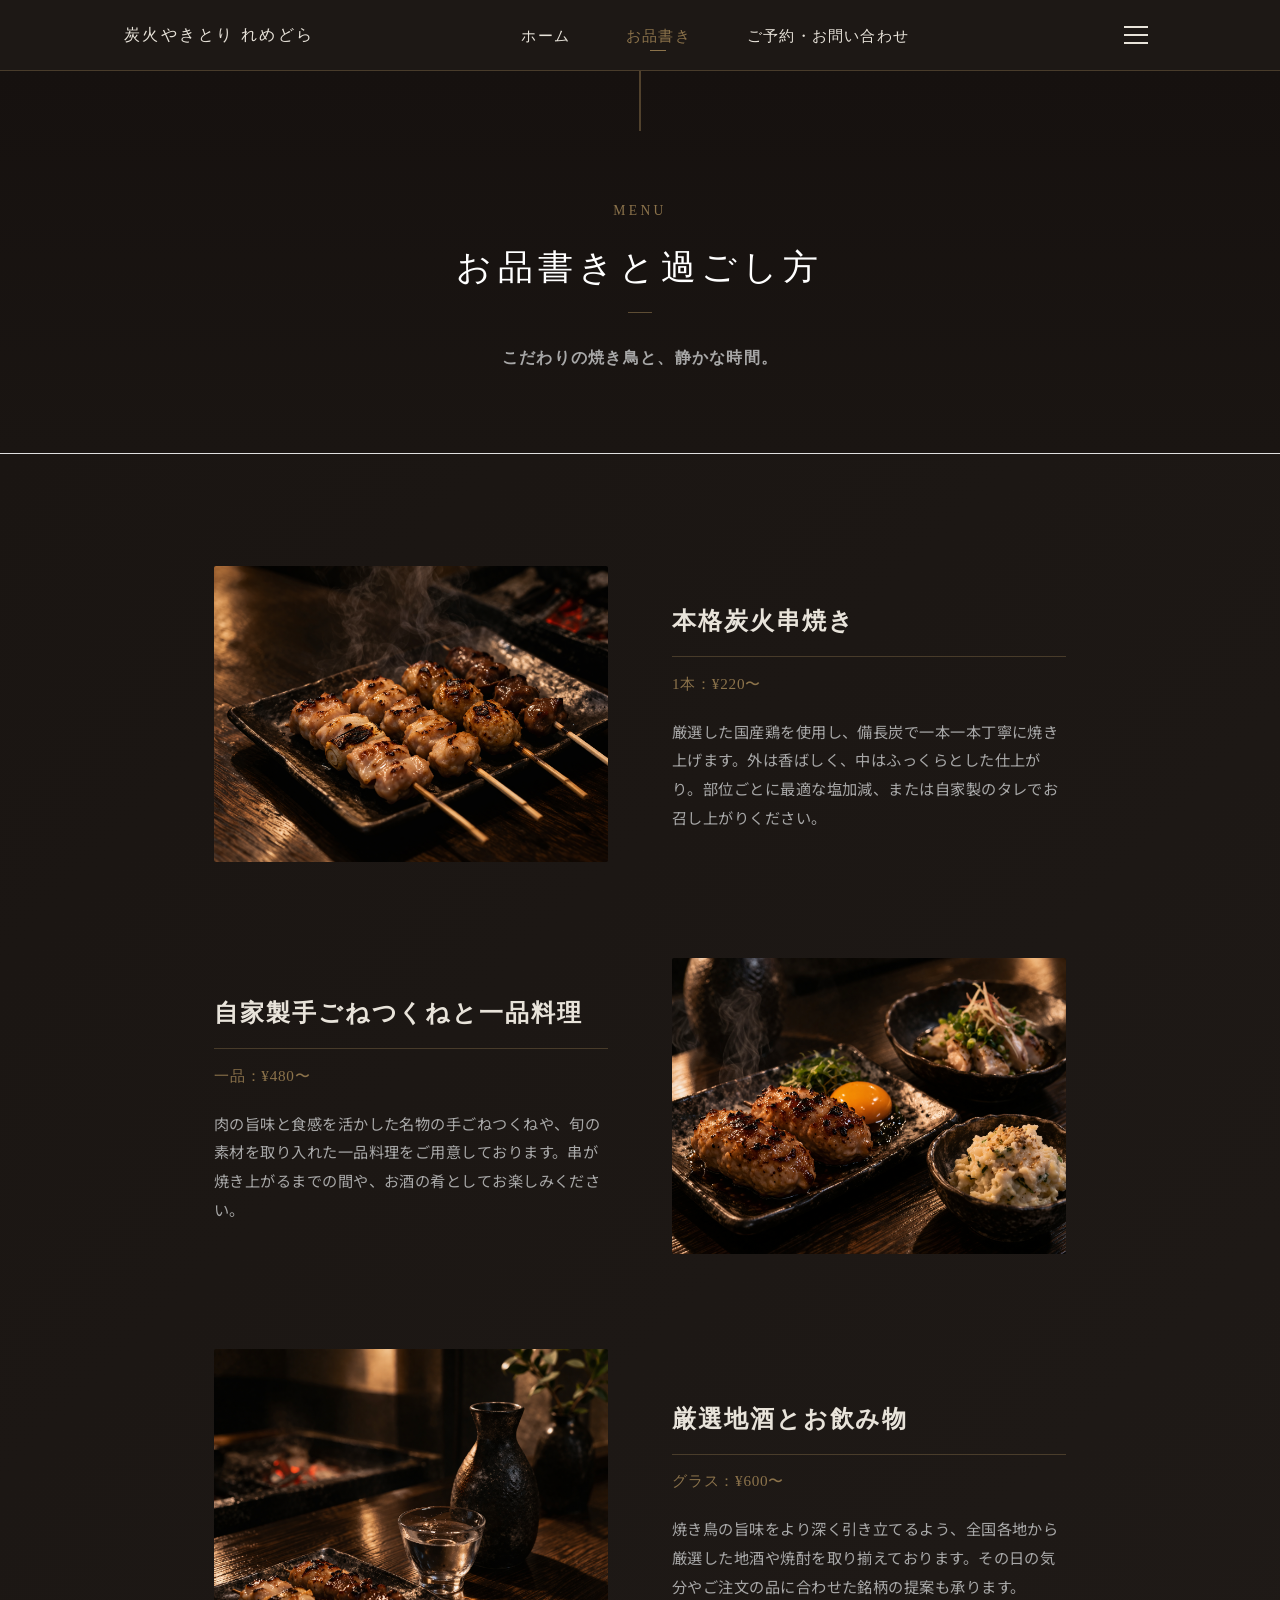
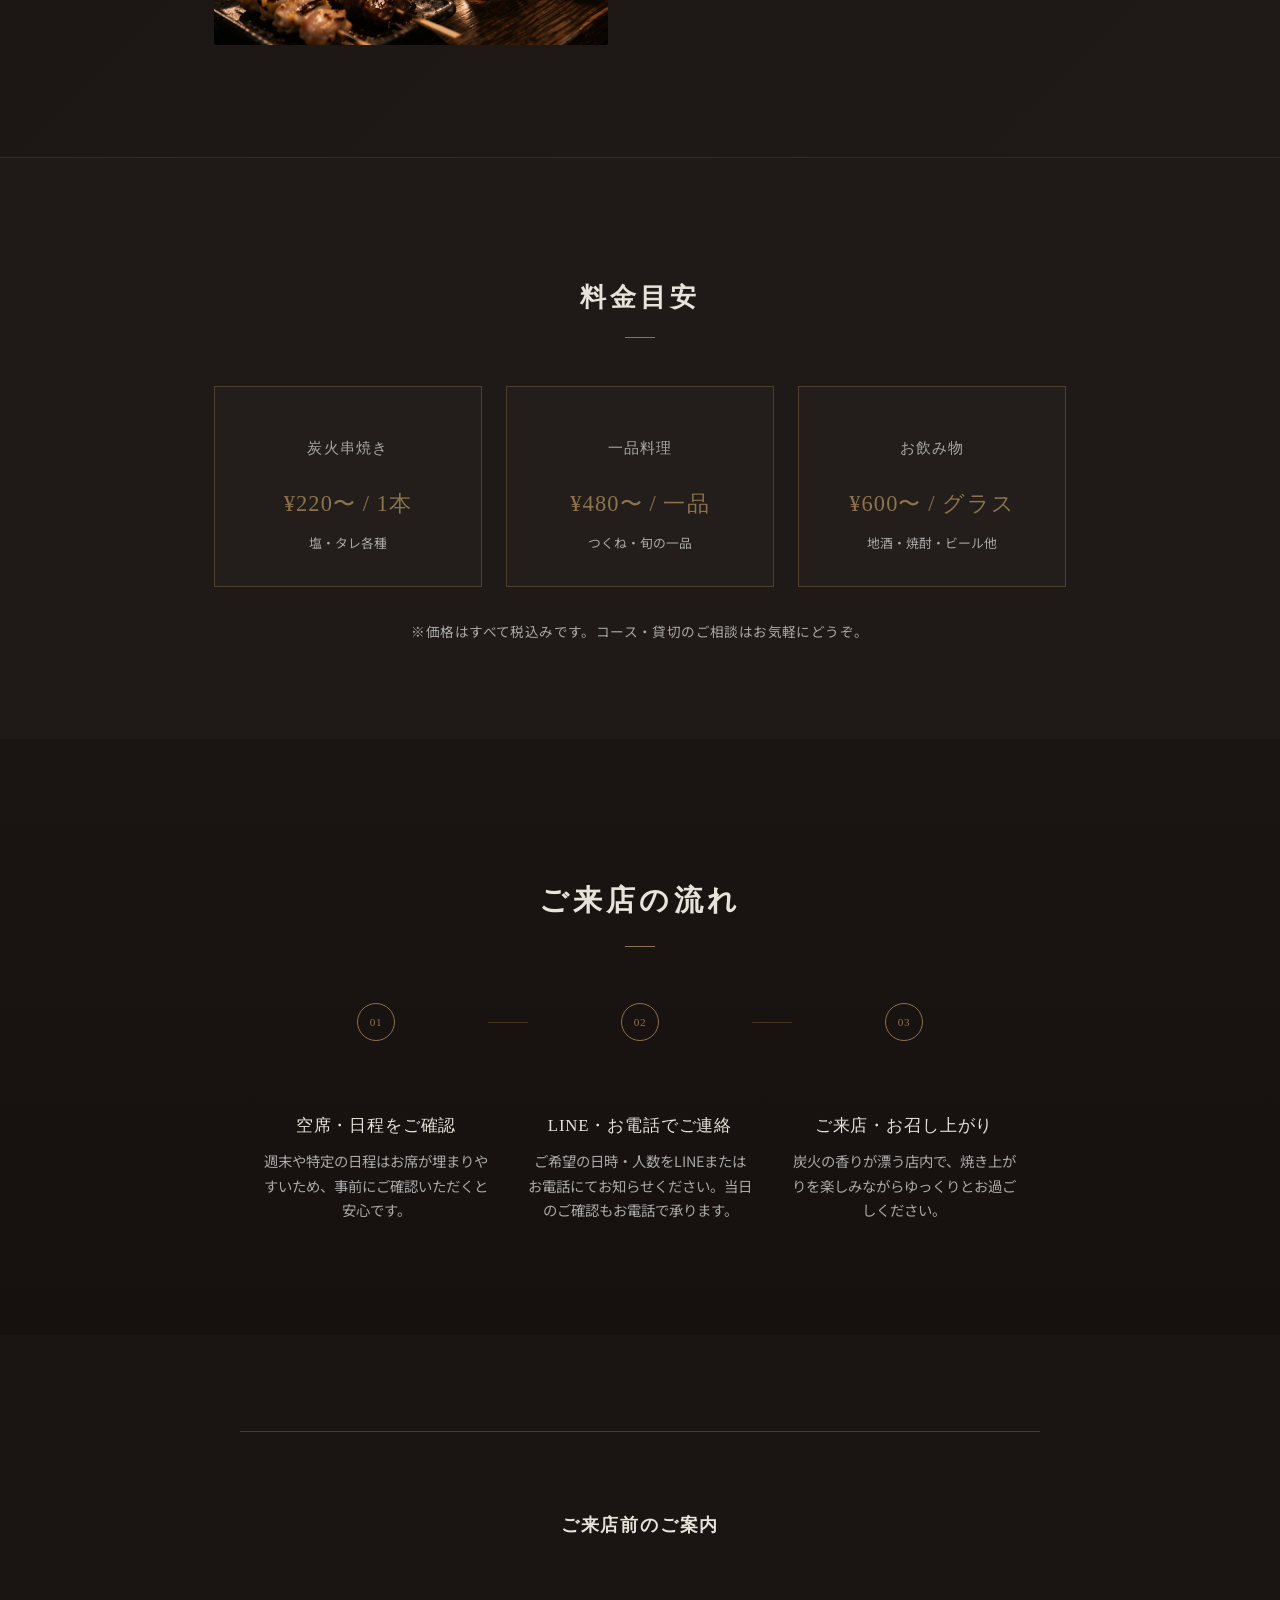
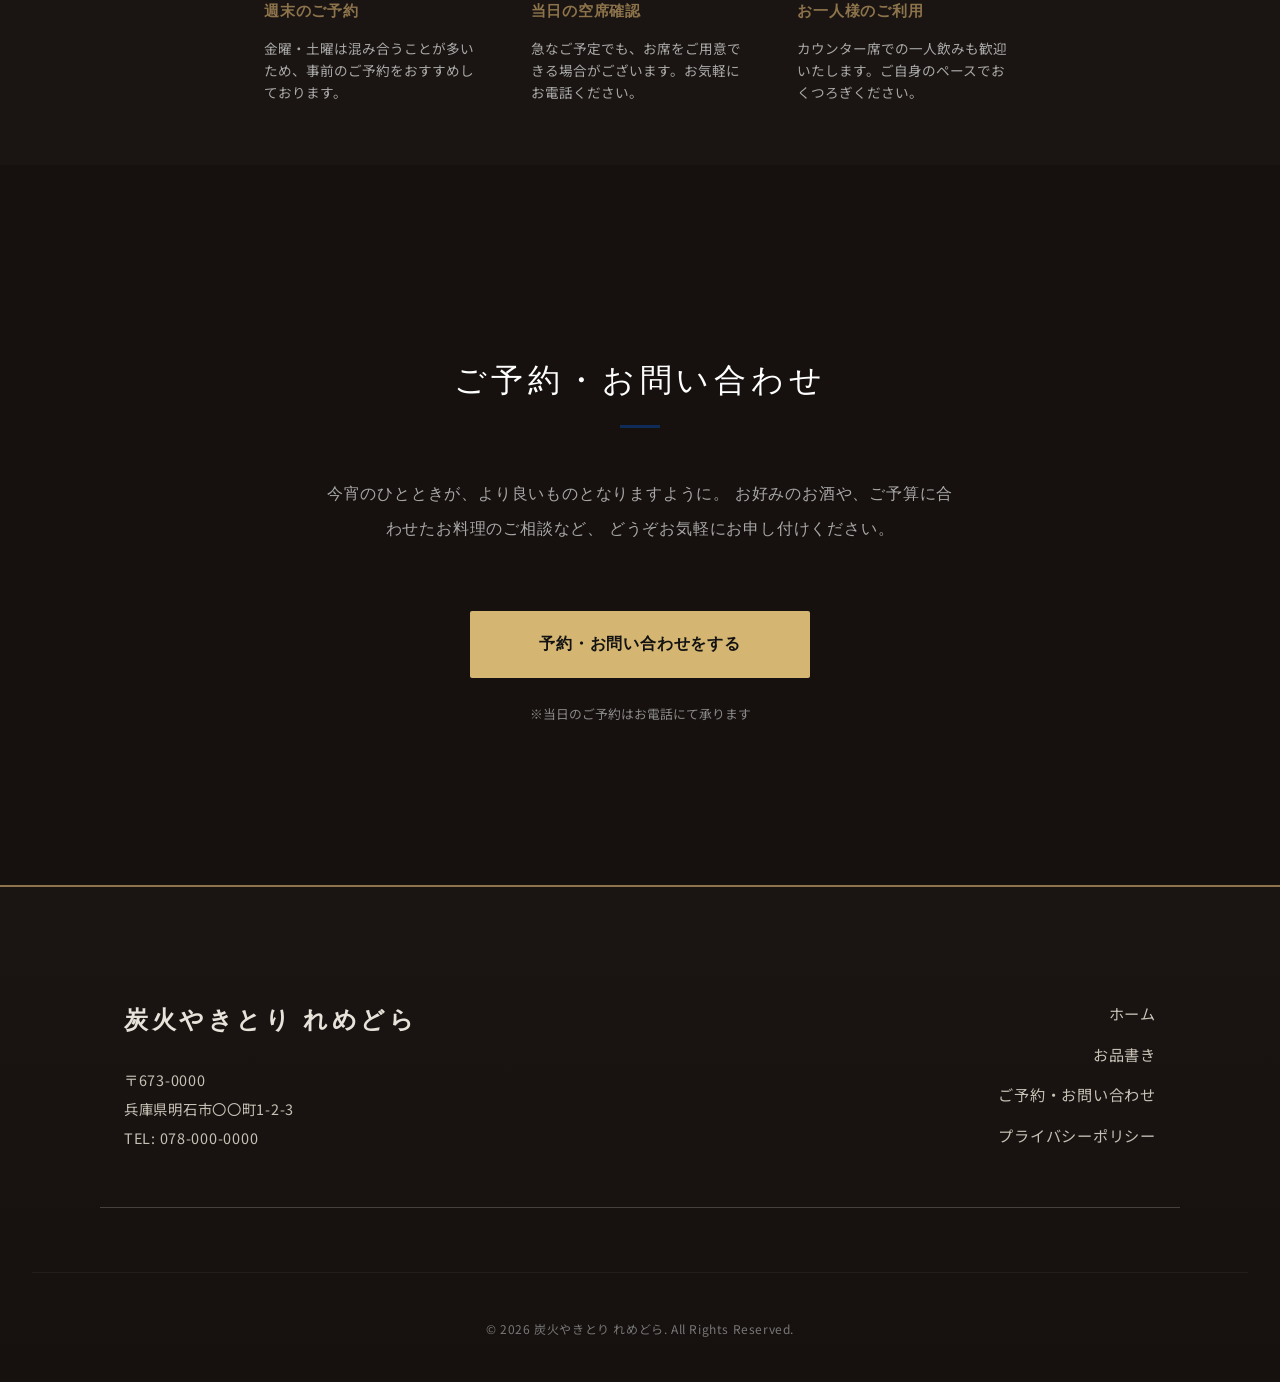
<file: service.html>
<!DOCTYPE html>
<html lang="ja">
<head>
  <meta charset="UTF-8">
  <meta name="viewport" content="width=device-width, initial-scale=1.0">
  <title>お品書き・サービス | 炭火やきとり れめどら</title>
  <meta name="description" content="炭火やきとり れめどらの提供するサービス・メニューと料金についてご案内します。">

  <link rel="canonical" href="https://example.com/service.html">
  <meta property="og:title" content="お品書き・サービス | 炭火やきとり れめどら">
  <meta property="og:description" content="炭火やきとり れめどらの提供するサービス・メニューと料金についてご案内します。">
  <meta property="og:type" content="article">
  <meta property="og:url" content="https://example.com/service.html">
  <meta property="og:image" content="https://example.com/assets/images/ogp.jpg">

  <link rel="icon" href="assets/images/favicon.ico">
  <link rel="apple-touch-icon" href="assets/images/apple-touch-icon.png">

  <script async src="https://www.googletagmanager.com/gtag/js?id=G-ABCDEFG123"></script>
  <script>window.dataLayer=window.dataLayer||[];function gtag(){dataLayer.push(arguments);}gtag('js',new Date());gtag('config','G-ABCDEFG123');</script>

  <link rel="preconnect" href="https://fonts.googleapis.com">
  <link rel="preconnect" href="https://fonts.gstatic.com" crossorigin>
  <link href="https://fonts.googleapis.com/css2?family=Noto+Sans+JP:wght@400;700&display=swap" rel="stylesheet">

  <link rel="stylesheet" href="assets/css/base.css">
  <link rel="stylesheet" href="assets/css/components.css">
  <link rel="stylesheet" href="assets/css/sections.css">
</head>
<body class="site site--yakitori-akashi-01 page page--service">
  <header class="header yakitori-header">
    <div class="header-inner container yakitori-header-inner">
      <a href="index.html" class="logo yakitori-header-logo">炭火やきとり れめどら</a>
      <nav class="nav-pc pc-only yakitori-nav-pc">
        <ul>
          <li><a href="index.html">ホーム</a></li>
          <li><a href="service.html" class="is-current">お品書き</a></li>
          <li><a href="contact.html">ご予約・お問い合わせ</a></li>
        </ul>
      </nav>
      <button class="menu-toggle sp-only yakitori-menu-toggle" data-js="menu-toggle" aria-label="メニューを開く" aria-expanded="false">
        <span class="bar"></span><span class="bar"></span><span class="bar"></span>
      </button>
    </div>
  </header>

  <nav class="nav-sp yakitori-nav-sp" data-js="mobile-nav" aria-hidden="true">
    <ul class="yakitori-nav-sp-list">
      <li><a href="index.html">ホーム</a></li>
      <li><a href="service.html">お品書き</a></li>
      <li><a href="contact.html">ご予約・お問い合わせ</a></li>
    </ul>
  </nav>

  <main>

    <!-- SECTION START: Service Hero -->
    <div class="page-header yakitori-page-header" data-section="service-hero">
      <div class="container text-center yakitori-page-header-container">
        <div class="yakitori-page-header-content">
          <p class="yakitori-page-header-en">Menu</p>
          <h1 class="page-title yakitori-page-title">お品書きと過ごし方</h1>
          <p class="page-sub yakitori-page-sub">こだわりの焼き鳥と、静かな時間。</p>
        </div>
      </div>
    </div>
    <!-- SECTION END: Service Hero -->

    <!-- SECTION START: Main Services -->
    <section class="section yakitori-menu-section" data-section="main-services">
      <div class="container reveal yakitori-menu-container">
        <div class="yakitori-menu-list">

          <article class="yakitori-menu-item yakitori-menu-item--right" data-anim="fade-up" data-anim-delay="1">
            <div class="yakitori-menu-img-wrap">
              <img src="assets/images/service1.jpg" alt="本格炭火串焼き" class="yakitori-menu-img">
            </div>
            <div class="yakitori-menu-content">
              <h2 class="yakitori-menu-name">本格炭火串焼き</h2>
              <p class="yakitori-menu-price">1本：¥220〜</p>
              <p class="yakitori-menu-desc">厳選した国産鶏を使用し、備長炭で一本一本丁寧に焼き上げます。外は香ばしく、中はふっくらとした仕上がり。部位ごとに最適な塩加減、または自家製のタレでお召し上がりください。</p>
            </div>
          </article>

          <article class="yakitori-menu-item yakitori-menu-item--left" data-anim="fade-up" data-anim-delay="2">
            <div class="yakitori-menu-img-wrap">
              <img src="assets/images/service2.jpg" alt="自家製手ごねつくねと一品料理" class="yakitori-menu-img">
            </div>
            <div class="yakitori-menu-content">
              <h2 class="yakitori-menu-name">自家製手ごねつくねと一品料理</h2>
              <p class="yakitori-menu-price">一品：¥480〜</p>
              <p class="yakitori-menu-desc">肉の旨味と食感を活かした名物の手ごねつくねや、旬の素材を取り入れた一品料理をご用意しております。串が焼き上がるまでの間や、お酒の肴としてお楽しみください。</p>
            </div>
          </article>

          <article class="yakitori-menu-item yakitori-menu-item--right" data-anim="fade-up" data-anim-delay="3">
            <div class="yakitori-menu-img-wrap">
              <img src="assets/images/service3.jpg" alt="厳選地酒とお飲み物" class="yakitori-menu-img">
            </div>
            <div class="yakitori-menu-content">
              <h2 class="yakitori-menu-name">厳選地酒とお飲み物</h2>
              <p class="yakitori-menu-price">グラス：¥600〜</p>
              <p class="yakitori-menu-desc">焼き鳥の旨味をより深く引き立てるよう、全国各地から厳選した地酒や焼酎を取り揃えております。その日の気分やご注文の品に合わせた銘柄の提案も承ります。</p>
            </div>
          </article>

        </div>
      </div>
    </section>
    <!-- SECTION END: Main Services -->

    <!-- SECTION START: Price Guide -->
    <section class="section yakitori-price-guide-section" data-section="price-guide">
      <div class="container reveal yakitori-price-guide-container">
        <h2 class="yakitori-price-guide-title" data-anim="fade-up">料金目安</h2>
        <div class="yakitori-price-guide-grid">
          <div class="yakitori-price-guide-item" data-anim="fade-up" data-anim-delay="1">
            <p class="yakitori-price-guide-name">炭火串焼き</p>
            <p class="yakitori-price-guide-price">¥220〜 / 1本</p>
            <p class="yakitori-price-guide-note">塩・タレ各種</p>
          </div>
          <div class="yakitori-price-guide-item" data-anim="fade-up" data-anim-delay="2">
            <p class="yakitori-price-guide-name">一品料理</p>
            <p class="yakitori-price-guide-price">¥480〜 / 一品</p>
            <p class="yakitori-price-guide-note">つくね・旬の一品</p>
          </div>
          <div class="yakitori-price-guide-item" data-anim="fade-up" data-anim-delay="3">
            <p class="yakitori-price-guide-name">お飲み物</p>
            <p class="yakitori-price-guide-price">¥600〜 / グラス</p>
            <p class="yakitori-price-guide-note">地酒・焼酎・ビール他</p>
          </div>
        </div>
        <p class="yakitori-price-guide-note-bottom" data-anim="fade-up">※価格はすべて税込みです。コース・貸切のご相談はお気軽にどうぞ。</p>
      </div>
    </section>
    <!-- SECTION END: Price Guide -->

    <!-- SECTION START: Simple Flow -->
    <section class="section yakitori-flow-section" data-section="simple-flow">
      <div class="container reveal yakitori-flow-container">
        <h2 class="yakitori-flow-title" data-anim="fade-up">ご来店の流れ</h2>
        <div class="yakitori-flow-steps">

          <div class="yakitori-flow-step" data-anim="fade-up" data-anim-delay="1">
            <div class="yakitori-flow-num">01</div>
            <div class="yakitori-flow-body">
              <p class="yakitori-flow-step-title">空席・日程をご確認</p>
              <p class="yakitori-flow-step-text">週末や特定の日程はお席が埋まりやすいため、事前にご確認いただくと安心です。</p>
            </div>
          </div>

          <div class="yakitori-flow-step" data-anim="fade-up" data-anim-delay="2">
            <div class="yakitori-flow-num">02</div>
            <div class="yakitori-flow-body">
              <p class="yakitori-flow-step-title">LINE・お電話でご連絡</p>
              <p class="yakitori-flow-step-text">ご希望の日時・人数をLINEまたはお電話にてお知らせください。当日のご確認もお電話で承ります。</p>
            </div>
          </div>

          <div class="yakitori-flow-step" data-anim="fade-up" data-anim-delay="3">
            <div class="yakitori-flow-num">03</div>
            <div class="yakitori-flow-body">
              <p class="yakitori-flow-step-title">ご来店・お召し上がり</p>
              <p class="yakitori-flow-step-text">炭火の香りが漂う店内で、焼き上がりを楽しみながらゆっくりとお過ごしください。</p>
            </div>
          </div>

        </div>
      </div>
    </section>
    <!-- SECTION END: Simple Flow -->

    <!-- SECTION START: Notes -->
    <section class="section yakitori-notice-section" data-section="notes">
      <div class="container reveal yakitori-notice-container">
        <h2 class="yakitori-notice-title">ご来店前のご案内</h2>
        <div class="yakitori-notice-list">

          <div class="yakitori-notice-item">
            <h3 class="yakitori-notice-heading">週末のご予約</h3>
            <p class="yakitori-notice-text">金曜・土曜は混み合うことが多いため、事前のご予約をおすすめしております。</p>
          </div>

          <div class="yakitori-notice-item">
            <h3 class="yakitori-notice-heading">当日の空席確認</h3>
            <p class="yakitori-notice-text">急なご予定でも、お席をご用意できる場合がございます。お気軽にお電話ください。</p>
          </div>

          <div class="yakitori-notice-item">
            <h3 class="yakitori-notice-heading">お一人様のご利用</h3>
            <p class="yakitori-notice-text">カウンター席での一人飲みも歓迎いたします。ご自身のペースでおくつろぎください。</p>
          </div>

        </div>
      </div>
    </section>
    <!-- SECTION END: Notes -->

    <!-- SECTION START: CTA -->
    <section class="section cta-section text-center yakitori-s-cta-section" data-section="cta">
      <div class="container reveal yakitori-s-cta-container">
        <h2 class="sec-title cta-title yakitori-s-cta-title">ご予約・お問い合わせ</h2>
        <p class="yakitori-s-cta-lead">
          今宵のひとときが、より良いものとなりますように。
          お好みのお酒や、ご予算に合わせたお料理のご相談など、
          どうぞお気軽にお申し付けください。
        </p>
        <div class="yakitori-s-cta-action">
          <a href="contact.html" class="btn btn-primary yakitori-s-cta-btn">予約・お問い合わせをする</a>
        </div>
        <p class="yakitori-s-cta-note">※当日のご予約はお電話にて承ります</p>
      </div>
    </section>
    <!-- SECTION END: CTA -->

  </main>

  <!-- SECTION START: Footer -->
  <footer class="footer yakitori-footer" data-section="footer">
    <div class="container footer-inner yakitori-footer-inner">
      <div class="footer-info yakitori-footer-info">
        <div class="footer-logo yakitori-footer-logo">炭火やきとり れめどら</div>
        <p class="yakitori-footer-address">
          〒673-0000<br>
          兵庫県明石市〇〇町1-2-3<br>
          TEL: <a href="tel:0780000000" class="yakitori-footer-tel">078-000-0000</a>
        </p>
      </div>
      <div class="footer-links yakitori-footer-links">
        <ul class="yakitori-footer-nav">
          <li><a href="index.html">ホーム</a></li>
          <li><a href="service.html">お品書き</a></li>
          <li><a href="contact.html">ご予約・お問い合わせ</a></li>
          <li><a href="privacy.html">プライバシーポリシー</a></li>
        </ul>
      </div>
    </div>
    <div class="footer-copy yakitori-footer-copy">
      <small>&copy; 2026 炭火やきとり れめどら. All Rights Reserved.</small>
    </div>
  </footer>
  <!-- SECTION END: Footer -->

  <script src="assets/js/main.js"></script>
  <script src="assets/js/custom-anim.js"></script>
  <script src="assets/js/custom-analytics.js"></script>
</body>
</html>
</file>
<file: assets/css/base.css>
@charset "UTF-8";

/* ==============================================
   Base Tokens / Global Rules
============================================== */
:root {
  --c-text: #333333;
  --c-accent: #0f2c59;
  --c-accent-hover: #1a4078;
  --c-bg: #000000;
  --c-light: #f8f9fa;
  --c-border: #e0e0e0;
  --c-error: #d32f2f;
  --c-footer-bg: #333333;

  --font-base: "Noto Sans JP", sans-serif;

  --container-width: 1080px;
  --header-height: 70px;
  --radius-sm: 4px;
  --radius-md: 8px;
  --transition-base: 0.3s ease;
}

/* Reset */
*, *::before, *::after { box-sizing: border-box; }
html { 
  scroll-behavior: smooth; 
  scroll-padding-top: var(--header-height); /* ヘッダー高さ分のスクロール位置調整 */
}
body {
  margin: 0; /* 座標を破壊する -30px は完全に破棄 */
  font-family: var(--font-base);
  color: var(--c-text);
  background: var(--c-bg);
  

  /* 解決策2: 見えないゴミ文字（BOMや空白）の高さを0にして隙間を圧死させる */
  font-size: 0;
  line-height: 0;
}

/* body直下の実体要素にのみ、本来のテキスト設定を安全に復元する */
body > * {
  font-size: 16px;
  line-height: 1.8;
}
img { max-width: 100%; height: auto; display: block; }
a { text-decoration: none; color: inherit; transition: opacity var(--transition-base); }
ul, ol { margin: 0; padding: 0; list-style: none; }
button, input, textarea { font: inherit; }
@media (hover: hover) {
  a:not(.btn):hover { opacity: 0.7; }
}

/* Utilities */
.pc-only { display: none; }
.sp-only { display: block; }
@media (min-width: 768px) {
  .pc-only { display: block; }
  .sp-only { display: none; }
}
.text-center { text-align: center; }
.u-mt-40 { margin-top: 40px; }
.u-mb-40 { margin-bottom: 40px; }
.is-hidden { display: none !important; }
.scroll-lock { overflow: hidden; }
.text-link { color: var(--c-accent); text-decoration: underline; }

/* Layout */
.container {
  width: 100%;
  max-width: var(--container-width);
  margin: 0 auto;
  padding: 0 24px;
}
.section { padding: 80px 0; }
.bg-light { background-color: var(--c-light); }

/* Common Title */
.sec-title {
  font-size: 1.75rem;
  font-weight: bold;
  text-align: center;
  margin-bottom: 48px;
  position: relative;
}
.sec-title::after {
  content: "";
  display: block;
  width: 40px;
  height: 3px;
  background: var(--c-accent);
  margin: 16px auto 0;
}

/* Header */
.header {
  border-bottom: 1px solid var(--c-border);
  background: var(--c-bg);
  position: sticky;
  top: 0;
  z-index: 100;
}
.header-inner {
  height: var(--header-height);
  display: flex;
  justify-content: space-between;
  align-items: center;
}
.logo {
  font-size: 1.25rem;
  font-weight: bold;
}

/* PC Nav */
.nav-pc ul {
  display: flex;
  gap: 32px;
}
.nav-pc a {
  font-weight: bold;
}
.nav-pc a.is-current {
  color: var(--c-accent);
}

/* Mobile Menu Button */
.menu-toggle {
  background: none;
  border: none;
  width: 40px;
  height: 40px;
  display: flex;
  flex-direction: column;
  justify-content: center;
  align-items: center;
  gap: 6px;
  cursor: pointer;
  z-index: 102;
}
.menu-toggle .bar {
  width: 24px;
  height: 2px;
  background: var(--c-text);
  transition: var(--transition-base);
}
.menu-toggle[aria-expanded="true"] .bar:nth-child(1) {
  transform: translateY(8px) rotate(45deg);
}
.menu-toggle[aria-expanded="true"] .bar:nth-child(2) {
  opacity: 0;
}
.menu-toggle[aria-expanded="true"] .bar:nth-child(3) {
  transform: translateY(-8px) rotate(-45deg);
}

/* Mobile Nav */
.nav-sp {
  position: fixed;
  inset: 0;
  background: var(--c-bg);
  z-index: 101;
  display: flex;
  justify-content: center;
  align-items: center;
  opacity: 0;
  visibility: hidden;
  transition: var(--transition-base);
}
.nav-sp[aria-hidden="false"] {
  opacity: 1;
  visibility: visible;
}
.nav-sp ul {
  text-align: center;
}
.nav-sp li {
  margin-bottom: 24px;
}
.nav-sp a {
  font-size: 1.25rem;
  font-weight: bold;
}

/* Buttons */
.btn {
  display: inline-flex;
  justify-content: center;
  align-items: center;
  min-height: 56px;
  padding: 0 40px;
  font-weight: bold;
  border-radius: var(--radius-sm);
  cursor: pointer;
  transition: var(--transition-base);
  border: 1px solid transparent;
}
.btn-primary {
  background: var(--c-accent);
  color: #fff;
}
.btn-outline {
  background: transparent;
  border-color: var(--c-accent);
  color: var(--c-accent);
}
.btn-block {
  width: 100%;
  max-width: 400px;
  margin: 0 auto;
}
@media (hover: hover) {
  .btn-primary:hover { background: var(--c-accent-hover); }
  .btn-outline:hover {
    background: var(--c-accent);
    color: #fff;
  }
}

/* Page Header */
.page-header {
  background: var(--c-light);
  padding: 80px 0 40px;
  border-bottom: 1px solid var(--c-border);
}
.page-title {
  font-size: 2.5rem;
  margin: 0 0 8px 0;
  color: var(--c-accent);
}
.page-sub {
  margin: 0;
  font-weight: bold;
}

/* Footer */
.footer {
  background: var(--c-footer-bg);
  color: #fff;
  padding: 60px 0 24px;
}
.footer-inner {
  display: grid;
  gap: 32px;
  border-bottom: 1px solid rgba(255,255,255,0.2);
  padding-bottom: 40px;
  margin-bottom: 24px;
}
@media (min-width: 768px) {
  .footer-inner {
    grid-template-columns: 1fr 1fr;
  }
}
.footer-logo {
  font-size: 1.5rem;
  font-weight: bold;
  margin-bottom: 16px;
}
.footer-links ul {
  display: flex;
  flex-direction: column;
  gap: 12px;
}
.footer-copy {
  text-align: center;
  color: #aaa;
}

/* Reveal */
.reveal {
  opacity: 0;
  transform: translateY(20px);
  transition: all 0.8s cubic-bezier(0.2, 0.8, 0.2, 1);
}
.reveal.is-visible {
  opacity: 1;
  transform: translateY(0);
}
</file>
<file: assets/css/components.css>
@charset "UTF-8";

/* ==============================================
   Reusable Components
============================================== */

/* Hero */
.hero {
  position: relative;
  height: 60vh;
  min-height: 400px;
  background-size: cover;
  background-position: center;
  display: flex;
  align-items: center;
  justify-content: center;
}
.hero-overlay {
  position: absolute;
  inset: 0;
  background: rgba(0,0,0,0.4);
}
.hero-content {
  position: relative;
  z-index: 1;
  text-align: center;
  color: #fff;
}
.hero-title {
  font-size: clamp(1.5rem, 4vw, 2.5rem);
  margin-bottom: 16px;
  text-shadow: 0 2px 4px rgba(0,0,0,0.5);
}
.hero-sub {
  font-size: 1.1rem;
  font-weight: bold;
  text-shadow: 0 1px 3px rgba(0,0,0,0.5);
}

/* Card Grid */
.card-grid {
  display: grid;
  gap: 24px;
  grid-template-columns: 1fr;
}
@media (min-width: 768px) {
  .card-grid {
    grid-template-columns: repeat(3, 1fr);
  }
}
.card {
  border: 1px solid var(--c-border);
  background: var(--c-bg);
  border-radius: var(--radius-md);
  overflow: hidden;
}
.card-img {
  width: 100%;
  aspect-ratio: 16 / 9;
  object-fit: cover;
}
.card-body {
  padding: 24px;
}
.card-title {
  font-size: 1.1rem;
  margin-top: 0;
  margin-bottom: 12px;
}
.card-text {
  margin: 0;
}

/* Service List */
.service-list {
  display: grid;
  gap: 40px;
}
.service-item {
  display: grid;
  gap: 24px;
  border-bottom: 1px solid var(--c-border);
  padding-bottom: 40px;
}
@media (min-width: 768px) {
  .service-item {
    grid-template-columns: 1fr 1fr;
    align-items: center;
  }
}
.service-item:last-child {
  border-bottom: none;
  padding-bottom: 0;
}
.service-img img {
  border-radius: var(--radius-md);
}
.service-name {
  font-size: 1.5rem;
  margin-top: 0;
  margin-bottom: 8px;
  color: var(--c-accent);
}
.service-price {
  font-weight: bold;
  margin-bottom: 16px;
  font-size: 1.2rem;
}
.service-desc {
  margin: 0;
}

/* Access */
.access-grid {
  display: grid;
  gap: 32px;
}
@media (min-width: 768px) {
  .access-grid {
    grid-template-columns: 1fr 1fr;
  }
}
.info-table {
  width: 100%;
  border-collapse: collapse;
}
.info-table th,
.info-table td {
  padding: 16px 0;
  border-bottom: 1px solid var(--c-border);
  text-align: left;
}
.info-table th {
  width: 30%;
  font-weight: normal;
  color: #666;
}
.map-iframe-wrapper iframe {
  width: 100%;
  height: 300px;
  border: none;
}

/* FAQ */
.faq-container {
  max-width: 800px;
  margin: 0 auto;
  border-top: 1px solid var(--c-border);
}
.faq-item {
  border-bottom: 1px solid var(--c-border);
}
.faq-q {
  width: 100%;
  text-align: left;
  background: none;
  border: none;
  padding: 24px 0;
  font-size: 1.05rem;
  font-weight: bold;
  cursor: pointer;
  display: flex;
  justify-content: space-between;
  align-items: center;
}
.q-icon {
  color: var(--c-accent);
  margin-right: 8px;
}
.toggle-icon {
  width: 20px;
  height: 2px;
  background: var(--c-text);
  position: relative;
  transition: 0.3s;
  flex-shrink: 0;
  margin-left: 16px;
}
.toggle-icon::after {
  content: "";
  position: absolute;
  width: 2px;
  height: 20px;
  background: var(--c-text);
  top: -9px;
  left: 9px;
  transition: 0.3s;
}
.faq-q[aria-expanded="true"] .toggle-icon::after {
  transform: rotate(90deg);
  opacity: 0;
}
.faq-a {
  max-height: 0;
  overflow: hidden;
  transition: max-height 0.3s ease;
}
.faq-q[aria-expanded="true"] + .faq-a {
  max-height: 500px;
}
.faq-a p {
  padding-bottom: 24px;
  margin: 0;
}
.a-icon {
  color: #666;
  margin-right: 8px;
  font-weight: bold;
}

/* CTA */
.cta-section {
  background: var(--c-accent);
  color: #fff;
}

/* Form */
.form-wrapper {
  max-width: 700px;
  margin: 0 auto;
}
.form-group {
  margin-bottom: 24px;
}
.form-group label {
  display: block;
  font-weight: bold;
  margin-bottom: 8px;
}
.req,
.opt {
  color: #fff;
  font-size: 0.75rem;
  padding: 2px 8px;
  border-radius: 4px;
  margin-left: 8px;
  vertical-align: middle;
}
.req { background: var(--c-error); }
.opt { background: #999; }

input[type="text"],
input[type="email"],
input[type="tel"],
textarea {
  width: 100%;
  padding: 12px 16px;
  border: 1px solid var(--c-border);
  border-radius: var(--radius-sm);
  font-family: inherit;
  font-size: 1rem;
  transition: border-color 0.3s;
}
input:focus,
textarea:focus {
  outline: none;
  border-color: var(--c-accent);
}
.hp-field {
  display: none !important;
}
.form-msg {
  min-height: 24px;
  margin-top: 16px;
  font-weight: bold;
}
.msg-error {
  color: var(--c-error);
}
.thanks-msg h3 {
  margin-top: 0;
}

/* Document */
.document-wrapper h3 {
  border-left: 4px solid var(--c-accent);
  padding-left: 12px;
  margin-top: 40px;
}
.document-footer p {
  margin-bottom: 0;
}
</file>
<file: assets/css/sections.css>
@charset "UTF-8";

/* ==============================================
   Project Specific Sections Only
   原則：案件差分・セクション追加はここだけに書く
============================================== */

/* index.html のHero差分 */
.home-hero {
  background-image: url('../images/hero.jpg');
  background-position: center;
}

/* 例：案件独自セクション */
.home-concept__lead {
  font-size: 1.1rem;
}

.cta-title,
.cta-text {
  color: #fff;
}

.map-placeholder {
  text-align: center;
  padding: 40px;
  border: 1px solid #ccc;
}

/* 例：高級焼き鳥案件ならこう増やす
.yakitori-story { ... }
.yakitori-story__inner { ... }
.yakitori-story__title { ... }
*/

/* =========================
   Project Custom: starter-default
   このブロックより上はマスター共通
   案件中にAIが触るのは原則このブロックより下だけ
   ========================= */

/* body案件クラスの基本運用 */
.site--starter {
  /* starter master scope */
}

/* ページ単位の差分を書きたい時の基本スコープ例
.site--starter.page--home {}
.site--starter.page--service {}
.site--starter.page--contact {}
.site--starter.page--privacy {}
*/

/* セクション単位で差分を書く時の基本例
.site--starter .hero {}
.site--starter .cta-section {}
.site--starter .faq-container {}
*/


/* =========================================================
   yakitori-akashi-01: Global Tokens & Base Overrides
   ========================================================= */
:root {
  --ya-bg-base: #1f1a17;
  --ya-bg-dark: #1a1512;
  --ya-bg-deep: #16110f;
  --ya-text-main: #e8e3da;
  --ya-text-sub: #a8a8a8;
  --ya-border-gold: rgba(140, 115, 75, 0.4);
  --ya-border-light: rgba(255, 255, 255, 0.08);
}

/* =========================================================
   yakitori-akashi-01: Header & Navigation
   ========================================================= */
.yakitori-header {
  background-color: rgba(31, 26, 23, 0.95);
  backdrop-filter: blur(8px);
  -webkit-backdrop-filter: blur(8px);
  border-bottom: 1px solid var(--ya-border-gold);
  position: sticky;
  top: 0;
  z-index: 1000;
}
.yakitori-header-logo {
  font-family: "Yu Mincho", "Noto Serif JP", serif;
  font-size: 1rem;
  color: var(--ya-text-main) !important;
  letter-spacing: 0.15em;
  font-weight: normal;
  text-decoration: none;
}
.yakitori-nav-pc ul { gap: 3.5rem; }
.yakitori-nav-pc a {
  font-family: "Yu Mincho", "Noto Serif JP", serif;
  font-size: 0.95rem;
  color: var(--ya-text-main) !important;
  font-weight: normal;
  letter-spacing: 0.08em;
  transition: color 0.3s ease;
  position: relative;
  padding-bottom: 0.4rem;
}
.yakitori-nav-pc a:hover,
.yakitori-nav-pc a.is-current { color: #8c734b !important; }
.yakitori-nav-pc a.is-current::after {
  content: ""; position: absolute; bottom: 0; left: 50%; transform: translateX(-50%);
  width: 16px; height: 1px; background-color: #8c734b;
}
.yakitori-menu-toggle { background: transparent; border: none; }
.yakitori-menu-toggle .bar { background-color: var(--ya-text-main) !important; }
.yakitori-nav-sp {
  background-color: var(--ya-bg-deep) !important;
  border-top: 1px solid var(--ya-border-gold);
}
.yakitori-nav-sp-list {
  padding: 2rem 1.5rem; display: flex; flex-direction: column; gap: 2rem; margin: 0; list-style: none;
}
.yakitori-nav-sp-list a {
  font-family: "Yu Mincho", "Noto Serif JP", serif;
  font-size: 1.1rem; color: var(--ya-text-main) !important;
  letter-spacing: 0.1em; display: block; text-align: center;
  padding-bottom: 1rem; border-bottom: 1px solid var(--ya-border-light); text-decoration: none;
}
.yakitori-nav-sp-list a:hover { color: #8c734b !important; }
@media (min-width: 768px) {
  .yakitori-header-logo { font-size: 1rem; }
}

/* =========================================================
   yakitori-akashi-01: Page Headers & Hero
   ========================================================= */
.ya-hero-content {
  display: flex; flex-direction: column; justify-content: flex-end; align-items: flex-start;
  min-height: 60vh; padding: 3rem 1.5rem;
}
.ya-hero-text-wrap { text-align: left; max-width: 95%; position: relative; z-index: 2; }
.ya-hero-title {
  font-family: "Yu Mincho", "Noto Serif JP", serif;
  font-size: 1.5rem; line-height: 1.6; margin-bottom: 1rem;
  letter-spacing: 0.05em; text-shadow: 1px 1px 6px rgba(0, 0, 0, 0.8);
}
.ya-hero-sub {
  font-family: "Yu Mincho", "Noto Serif JP", serif;
  font-size: 0.9rem; line-height: 1.8; color: #eaeaea; text-shadow: 1px 1px 4px rgba(0, 0, 0, 0.8);
}
.ya-hero-overlay {
  background: linear-gradient(to top, rgba(31, 26, 23, 0.95) 0%, rgba(31, 26, 23, 0.6) 40%, rgba(31, 26, 23, 0.1) 100%);
}
.yakitori-page-header {
  background: linear-gradient(to bottom, var(--ya-bg-deep) 0%, var(--ya-bg-dark) 100%);
  padding: 6rem 1rem 4rem; position: relative; overflow: hidden;
}
.yakitori-page-header::before {
  content: ""; position: absolute; top: 0; left: 50%; transform: translateX(-50%);
  width: 1px; height: 40px; background-color: #8c734b;
}
.yakitori-page-header-container { max-width: 800px; margin: 0 auto; }
.yakitori-page-header-content { display: flex; flex-direction: column; align-items: center; gap: 0.8rem; }
.yakitori-page-header-en {
  font-family: "Yu Mincho", "Noto Serif JP", serif; font-size: 0.85rem;
  letter-spacing: 0.25em; color: #8c734b; margin: 0; text-transform: uppercase;
}
.yakitori-page-title {
  font-family: "Yu Mincho", "Noto Serif JP", serif; font-size: 1.6rem; color: #ffffff;
  margin: 0; letter-spacing: 0.15em; font-weight: normal;
}
.yakitori-page-sub {
  font-family: "Yu Mincho", "Noto Serif JP", serif; font-size: 0.9rem; color: var(--ya-text-sub);
  margin: 0; letter-spacing: 0.08em; position: relative; padding-top: 1.5rem;
}
.yakitori-page-sub::before {
  content: ""; position: absolute; top: 0; left: 50%; transform: translateX(-50%);
  width: 24px; height: 1px; background-color: #8c734b; opacity: 0.6;
}
@media (min-width: 768px) {
  .ya-hero-content { min-height: 80vh; padding: 5rem 2rem; }
  .ya-hero-title { font-size: 2.2rem; }
  .ya-hero-sub { font-size: 1.1rem; }
  .yakitori-page-header { padding: 8rem 2rem 5rem; }
  .yakitori-page-header::before { height: 60px; }
  .yakitori-page-title { font-size: 2.2rem; }
  .yakitori-page-sub { font-size: 1rem; padding-top: 2rem; }
}

/* =========================================================
   yakitori-akashi-01: Concept
   ========================================================= */
.yakitori-concept-section {
  background: linear-gradient(135deg, var(--ya-bg-base) 0%, var(--ya-bg-dark) 100%);
  padding: 5rem 1rem; color: var(--ya-text-main);
}
.yakitori-concept-container { max-width: 900px; margin: 0 auto; }
.yakitori-concept-title {
  font-family: "Yu Mincho", "Noto Serif JP", serif; font-size: 1.4rem; text-align: center;
  margin-bottom: 4rem; letter-spacing: 0.15em; color: var(--ya-text-main); position: relative;
}
.yakitori-concept-title::after {
  content: ""; display: block; width: 30px; height: 1px; background-color: #8c734b; margin: 1.2rem auto 0;
}
.yakitori-concept-timeline {
  border-left: 1px solid var(--ya-border-gold); padding-left: 2.5rem;
  display: flex; flex-direction: column; gap: 3.5rem; margin-left: 1rem;
}
.yakitori-concept-item { position: relative; border: none; padding-left: 0; }
.yakitori-concept-item::before {
  content: ""; position: absolute; top: 0.4rem; left: -2.85rem;
  width: 0.6rem; height: 0.6rem; border-radius: 50%;
  background-color: var(--ya-bg-base); border: 1px solid #8c734b;
}
.yakitori-concept-heading {
  font-family: "Yu Mincho", "Noto Serif JP", serif; font-size: 1.1rem; margin-bottom: 1rem;
  letter-spacing: 0.08em; color: var(--ya-text-main);
}
.yakitori-concept-text {
  font-size: 0.9rem; line-height: 1.9; color: var(--ya-text-sub); letter-spacing: 0.03em;
}
@media (min-width: 768px) {
  .yakitori-concept-section { padding: 7rem 2rem; }
  .yakitori-concept-title { font-size: 1.8rem; margin-bottom: 5rem; }
  .yakitori-concept-timeline { flex-direction: row; justify-content: space-between; gap: 3rem; border: none; margin: 0; padding: 0; }
  .yakitori-concept-item { flex: 1; padding-left: 1.5rem; border-left: 1px solid var(--ya-border-gold); }
  .yakitori-concept-item::before { left: -1px; width: 1px; height: 1.5rem; border-radius: 0; background-color: #8c734b; border: none; top: 0; }
  .yakitori-concept-heading { font-size: 1.2rem; }
  .yakitori-concept-text { font-size: 0.95rem; }
}

/* =========================================================
   yakitori-akashi-01: Service & Menu
   ========================================================= */
.yakitori-service-section {
  background: linear-gradient(to bottom, var(--ya-bg-dark) 0%, var(--ya-bg-base) 100%);
  padding: 6rem 1rem;
}
.yakitori-service-container { max-width: 960px; margin: 0 auto; }
.yakitori-service-sec-title {
  font-family: "Yu Mincho", "Noto Serif JP", serif; font-size: 1.5rem; text-align: center;
  margin-bottom: 3.5rem; letter-spacing: 0.15em; color: var(--ya-text-main);
}
.yakitori-service-grid { display: flex; flex-direction: column; gap: 3rem; }
.yakitori-service-card {
  background: transparent; border: none; box-shadow: none; border-radius: 0;
  display: flex; flex-direction: column; align-items: center;
}
.yakitori-service-card--featured { border-bottom: 1px solid var(--ya-border-light); padding-bottom: 3rem; }
.yakitori-service-subgrid { display: grid; grid-template-columns: 1fr; gap: 2.5rem; }
.yakitori-service-card--list { flex-direction: row; align-items: center; gap: 1.5rem; }

.yakitori-service-img-plate {
  width: 220px; height: 220px; margin: 0 auto 2rem;
  border: 1px solid var(--ya-border-gold); border-radius: 50%; padding: 6px;
  display: flex; align-items: center; justify-content: center;
}
.yakitori-service-img-circle {
  width: 100%; height: 100%; object-fit: cover; border-radius: 50%; background-color: var(--ya-bg-base);
}
.yakitori-service-card--list .yakitori-service-img-plate {
  width: 90px; height: 90px; margin: 0; padding: 3px; flex-shrink: 0;
}

.yakitori-service-body { padding: 0; width: 100%; }
.yakitori-service-title {
  font-family: "Yu Mincho", "Noto Serif JP", serif; font-size: 1.2rem; text-align: center;
  margin-bottom: 0.4rem; color: var(--ya-text-main); letter-spacing: 0.05em;
}
.yakitori-service-card--list .yakitori-service-title { text-align: left; font-size: 1.1rem; }
.yakitori-service-subtitle {
  font-size: 0.8rem; text-align: center; color: #8c734b; margin-bottom: 1.2rem; letter-spacing: 0.05em;
}
.yakitori-service-card--list .yakitori-service-subtitle { display: none; }
.yakitori-service-text { font-size: 0.9rem; line-height: 1.8; color: var(--ya-text-sub); text-align: left; }

.yakitori-service-btn {
  font-family: "Yu Mincho", "Noto Serif JP", serif; border: 1px solid rgba(255, 255, 255, 0.2);
  color: var(--ya-text-main); padding: 1rem 2.5rem; letter-spacing: 0.1em; font-size: 0.95rem; transition: all 0.3s ease;
}
.yakitori-service-btn:hover { background-color: #8c734b; border-color: #8c734b; color: #ffffff; }

/* Menu List (Service.html) */
.yakitori-menu-section {
  background: linear-gradient(135deg, var(--ya-bg-dark) 0%, var(--ya-bg-base) 100%);
  padding: 5rem 1rem;
}
.yakitori-menu-container { max-width: 900px; margin: 0 auto; }
.yakitori-menu-list { display: flex; flex-direction: column; gap: 4.5rem; }
.yakitori-menu-item {
  display: flex; flex-direction: column; gap: 1.5rem; background: transparent; border: none; box-shadow: none; margin-bottom: 4rem; padding: 0;
}
.yakitori-menu-item--right { padding-left: 1.5rem; }
.yakitori-menu-item--left { padding-right: 1.5rem; }
.yakitori-menu-img-wrap { width: 100%; }
.yakitori-menu-img { width: 100%; aspect-ratio: 4 / 3; object-fit: cover; border-radius: 2px; }
.yakitori-menu-content { padding: 0 0.5rem; }
.yakitori-menu-name {
  font-family: "Yu Mincho", "Noto Serif JP", serif; font-size: 1.3rem; color: var(--ya-text-main);
  margin-bottom: 0.5rem; letter-spacing: 0.08em; border-bottom: 1px solid var(--ya-border-gold); padding-bottom: 0.8rem;
}
.yakitori-menu-price {
  font-family: "Yu Mincho", "Noto Serif JP", serif; font-size: 0.95rem; color: #8c734b;
  margin-top: 0.8rem; margin-bottom: 1.2rem; letter-spacing: 0.05em;
}
.yakitori-menu-desc { font-size: 0.9rem; line-height: 1.9; color: var(--ya-text-sub); letter-spacing: 0.03em; }

@media (min-width: 768px) {
  .yakitori-service-section { padding: 8rem 2rem; }
  .yakitori-service-sec-title { font-size: 1.8rem; margin-bottom: 5rem; }
  .yakitori-service-subgrid { grid-template-columns: 1fr 1fr; }
  .yakitori-service-img-plate { width: 280px; height: 280px; }
  .yakitori-service-card--list .yakitori-service-img-plate { width: 110px; height: 110px; }
  .yakitori-service-title { font-size: 1.3rem; }
  .yakitori-service-text { font-size: 0.95rem; }
  
  .yakitori-menu-section { padding: 7rem 2rem; }
  .yakitori-menu-list { gap: 6rem; }
  .yakitori-menu-item { flex-direction: row; align-items: center; padding: 0; gap: 4rem; margin-bottom: 0; }
  .yakitori-menu-item--left { flex-direction: row-reverse; }
  .yakitori-menu-img-wrap { width: 50%; }
  .yakitori-menu-content { width: 50%; padding: 0; }
  .yakitori-menu-name { font-size: 1.5rem; }
  .yakitori-menu-desc { font-size: 0.95rem; }
}

/* =========================================================
   yakitori-akashi-01: Interior
   ========================================================= */
.yakitori-interior-section {
  background: radial-gradient(circle at 50% 0%, var(--ya-bg-dark) 0%, var(--ya-bg-deep) 100%);
  padding: 6rem 1rem; color: #e0e0e0;
}
.yakitori-interior-container { max-width: 800px; margin: 0 auto; }
.yakitori-interior-title {
  font-family: "Yu Mincho", "Noto Serif JP", serif; font-size: 1.4rem; text-align: center;
  margin-bottom: 1.5rem; letter-spacing: 0.15em; color: #ffffff;
}
.yakitori-interior-lead {
  text-align: center; font-size: 0.9rem; line-height: 1.9; color: var(--ya-text-sub); margin-bottom: 4rem;
  font-family: "Yu Mincho", "Noto Serif JP", serif;
}
.yakitori-interior-gallery {
  display: flex; gap: 1.5rem; overflow-x: auto; scroll-snap-type: x mandatory;
  padding-bottom: 2rem; scrollbar-width: none; -ms-overflow-style: none;
}
.yakitori-interior-gallery::-webkit-scrollbar { display: none; }
.yakitori-interior-item {
  scroll-snap-align: center; flex: 0 0 85%; display: flex; flex-direction: column; gap: 1rem; margin: 0;
}
.yakitori-interior-img { width: 100%; aspect-ratio: 4 / 3; object-fit: cover; opacity: 0.9; }
.yakitori-interior-caption {
  font-size: 0.85rem; color: #cccccc; letter-spacing: 0.05em; border-left: 1px solid #8c734b; padding-left: 0.8rem; line-height: 1.6;
}
@media (min-width: 768px) {
  .yakitori-interior-section { padding: 8rem 2rem; }
  .yakitori-interior-title { font-size: 1.8rem; }
  .yakitori-interior-lead { font-size: 0.95rem; margin-bottom: 6rem; }
  .yakitori-interior-gallery { flex-wrap: wrap; overflow-x: visible; }
  .yakitori-interior-item { flex: 0 0 calc(50% - 0.75rem); }
  .yakitori-interior-item:nth-child(3) { flex: 0 0 100%; align-items: center; }
  .yakitori-interior-item:nth-child(3) .yakitori-interior-img { width: 60%; }
}

/* =========================================================
   yakitori-akashi-01: Scene
   ========================================================= */
.yakitori-scene-section {
  background: linear-gradient(to bottom, var(--ya-bg-base) 0%, var(--ya-bg-dark) 100%);
  padding: 5rem 1rem;
}
.yakitori-scene-sec-title {
  font-family: "Yu Mincho", "Noto Serif JP", serif; font-size: 1.5rem; text-align: center;
  margin-bottom: 3.5rem; letter-spacing: 0.15em; color: #ffffff;
}
.yakitori-scene-layout {
  display: flex; flex-direction: column; gap: 4rem; align-items: center;
}
.yakitori-scene-item-v {
  display: flex; flex-direction: row; gap: 1.5rem; max-width: 400px; 
}
.yakitori-scene-title-v {
  writing-mode: vertical-rl; font-family: "Yu Mincho", "Noto Serif JP", serif;
  font-size: 1.3rem; letter-spacing: 0.25em; line-height: 1.8; color: var(--ya-text-main); margin: 0;
  border-left: none; padding-left: 0; border-right: 1px solid var(--ya-border-gold); padding-right: 1.2rem; padding-top: 0.2rem;
}
.yakitori-scene-text-h {
  font-size: 0.95rem; line-height: 1.9; color: var(--ya-text-sub); text-align: left; margin: 0; padding-top: 0.5rem; 
}
@media (min-width: 768px) {
  .yakitori-scene-section { padding: 7rem 2rem; }
  .yakitori-scene-sec-title { font-size: 1.8rem; margin-bottom: 4rem; }
  .yakitori-scene-layout { flex-direction: row; justify-content: center; gap: 3rem; }
  .yakitori-scene-item-v { max-width: 320px; }
  .yakitori-scene-item-v:nth-child(2) { margin-top: 3.5rem; }
}

/* =========================================================
   yakitori-akashi-01: Access & Connect
   ========================================================= */
.yakitori-access-section {
  background: linear-gradient(135deg, var(--ya-bg-base) 0%, var(--ya-bg-dark) 100%);
  padding: 6rem 1rem;
}
.yakitori-access-container { max-width: 1000px; margin: 0 auto; }
.yakitori-access-title {
  font-family: "Yu Mincho", "Noto Serif JP", serif; font-size: 1.5rem; text-align: center; margin-bottom: 3rem;
  letter-spacing: 0.15em; color: var(--ya-text-main);
}
.yakitori-access-grid { display: flex; flex-direction: column; gap: 3.5rem; }
.yakitori-access-info-wrap { display: flex; flex-direction: column; }
.yakitori-access-lead {
  font-family: "Yu Mincho", "Noto Serif JP", serif; font-size: 1.05rem; line-height: 1.8; color: var(--ya-text-main);
  margin-bottom: 2rem; letter-spacing: 0.05em; border-bottom: 1px solid var(--ya-border-gold); padding-bottom: 1.5rem;
}
.yakitori-access-table { width: 100%; border-collapse: collapse; margin-bottom: 3rem; }
.yakitori-access-table th, .yakitori-access-table td {
  padding: 1.2rem 0; border-bottom: 1px dashed var(--ya-border-light);
  text-align: left; font-size: 0.95rem; line-height: 1.6; color: var(--ya-text-main);
}
.yakitori-access-table th {
  font-family: "Yu Mincho", "Noto Serif JP", serif; font-weight: normal;
  width: 30%; color: #8c734b; vertical-align: top;
}
.yakitori-access-subtext { display: block; font-size: 0.8rem; color: var(--ya-text-sub); margin-top: 0.4rem; }
.yakitori-access-map-wrap { width: 100%; }
.yakitori-access-map {
  aspect-ratio: 4 / 3; width: 100%; background-color: #ebebeb; position: relative; border: 1px solid var(--ya-border-gold);
}
.yakitori-access-map-placeholder {
  position: absolute; top: 50%; left: 50%; transform: translate(-50%, -50%); color: #888; margin: 0; padding: 0; border: none; font-size: 0.9rem;
}

.yakitori-connect-section {
  background: linear-gradient(to bottom, var(--ya-bg-dark) 0%, var(--ya-bg-deep) 100%);
  padding: 4rem 1rem 5rem;
}
.yakitori-connect-container { max-width: 1000px; margin: 0 auto; }
.yakitori-connect-grid { display: grid; grid-template-columns: 1fr; gap: 1.5rem; }
.yakitori-connect-item {
  border: 1px solid var(--ya-border-gold); background-color: rgba(255, 255, 255, 0.02);
  padding: 2.5rem 1.5rem; text-align: center; display: flex; flex-direction: column; align-items: center;
}
.yakitori-connect-item--main { padding: 3.5rem 1.5rem; }
.yakitori-connect-heading {
  font-family: "Yu Mincho", "Noto Serif JP", serif; font-size: 1.1rem; color: var(--ya-text-main);
  margin-bottom: 1rem; letter-spacing: 0.08em;
}
.yakitori-connect-text {
  font-size: 0.85rem; line-height: 1.8; color: var(--ya-text-sub); margin-bottom: 1.8rem; flex-grow: 1;
}
.yakitori-connect-btn {
  display: inline-block; font-family: "Yu Mincho", "Noto Serif JP", serif;
  font-size: 0.9rem; color: var(--ya-text-main); text-decoration: none;
  border: 1px solid rgba(255, 255, 255, 0.2); padding: 0.8rem 2rem; letter-spacing: 0.05em; transition: all 0.3s ease; width: 100%; max-width: 280px;
}
.yakitori-connect-btn:hover { background-color: #8c734b; border-color: #8c734b; color: #ffffff; }

@media (min-width: 768px) {
  .yakitori-access-section { padding: 8rem 2rem; }
  .yakitori-access-title { font-size: 1.8rem; margin-bottom: 5rem; }
  .yakitori-access-grid { flex-direction: row; justify-content: space-between; gap: 4rem; }
  .yakitori-access-info-wrap { width: 48%; }
  .yakitori-access-map-wrap { width: 48%; }
  .yakitori-access-map { aspect-ratio: 1 / 1; }
  .yakitori-connect-section { padding: 5rem 2rem 7rem; }
  .yakitori-connect-grid { grid-template-columns: 1fr 1fr; gap: 2rem; }
  .yakitori-connect-item--main { grid-column: span 2; }
  .yakitori-connect-heading { font-size: 1.2rem; }
  .yakitori-connect-text { font-size: 0.9rem; }
}

/* =========================================================
   yakitori-akashi-01: Notice & FAQ
   ========================================================= */
.yakitori-notice-section { background: var(--ya-bg-dark); padding: 4rem 1rem 2rem; }
.yakitori-notice-container {
  max-width: 800px; margin: 0 auto; border-top: 1px solid var(--ya-border-gold); padding-top: 3rem;
}
.yakitori-notice-title {
  font-family: "Yu Mincho", "Noto Serif JP", serif; font-size: 1.1rem; text-align: center; color: var(--ya-text-main);
  margin-bottom: 2.5rem; letter-spacing: 0.1em;
}
.yakitori-notice-list { display: flex; flex-direction: column; gap: 2rem; }
.yakitori-notice-item { text-align: center; }
.yakitori-notice-heading {
  font-family: "Yu Mincho", "Noto Serif JP", serif; font-size: 0.95rem; color: #8c734b; margin-bottom: 0.6rem; letter-spacing: 0.05em;
}
.yakitori-notice-text { font-size: 0.85rem; color: var(--ya-text-sub); line-height: 1.6; }

.yakitori-faq-section {
  background: linear-gradient(180deg, var(--ya-bg-dark) 0%, var(--ya-bg-deep) 100%); padding: 6rem 1rem;
}
.yakitori-faq-title {
  font-family: "Yu Mincho", "Noto Serif JP", serif; font-size: 1.5rem; text-align: center; margin-bottom: 3rem;
  letter-spacing: 0.15em; color: var(--ya-text-main);
}
.yakitori-faq-container { max-width: 800px; margin: 0 auto; border-top: 1px solid var(--ya-border-light); }
.yakitori-faq-item { border-bottom: 1px solid var(--ya-border-light); background-color: transparent; margin: 0; border-radius: 0; box-shadow: none; }
.yakitori-faq-q {
  display: flex; align-items: flex-start; justify-content: space-between; width: 100%; padding: 1.5rem 0.5rem; background: transparent; border: none; cursor: pointer;
}
.yakitori-faq-q-content { display: flex; align-items: flex-start; gap: 0.8rem; text-align: left; }
.yakitori-q-icon { font-family: "Yu Mincho", "Noto Serif JP", serif; color: #8c734b; font-size: 1.1rem; line-height: 1.4; flex-shrink: 0; }
.yakitori-faq-q-text { font-family: "Yu Mincho", "Noto Serif JP", serif; font-size: 1rem; color: var(--ya-text-main); line-height: 1.5; letter-spacing: 0.05em; }
.yakitori-toggle-icon { flex-shrink: 0; margin-left: 1rem; margin-top: 0.2rem; color: #8c734b; }
.yakitori-faq-a-inner { display: flex; align-items: flex-start; gap: 0.8rem; padding: 0 0.5rem 1.8rem; }
.yakitori-a-icon { font-family: "Yu Mincho", "Noto Serif JP", serif; color: #888888; font-size: 1.1rem; line-height: 1.6; flex-shrink: 0; }
.yakitori-faq-a-text { font-size: 0.9rem; line-height: 1.8; color: var(--ya-text-sub); margin: 0; }

@media (min-width: 768px) {
  .yakitori-notice-section { padding: 6rem 2rem 3rem; }
  .yakitori-notice-container { padding-top: 4rem; }
  .yakitori-notice-list { flex-direction: row; justify-content: space-between; gap: 3rem; }
  .yakitori-notice-item { flex: 1; text-align: left; }
  .yakitori-faq-section { padding: 8rem 2rem; }
  .yakitori-faq-title { font-size: 1.8rem; margin-bottom: 4rem; }
  .yakitori-faq-q { padding: 2rem 1rem; }
  .yakitori-faq-q-text { font-size: 1.1rem; }
  .yakitori-faq-a-inner { padding: 0 1rem 2.5rem; }
  .yakitori-faq-a-text { font-size: 0.95rem; }
}

/* =========================================================
   yakitori-akashi-01: Contact Page Header
   ========================================================= */
.yakitori-contact-header {
  background: linear-gradient(to bottom, var(--ya-bg-deep) 0%, var(--ya-bg-dark) 100%);
  padding: 6rem 1rem 4rem; position: relative; overflow: hidden;
}
.yakitori-contact-header::before {
  content: ""; position: absolute; top: 0; left: 50%; transform: translateX(-50%);
  width: 1px; height: 40px; background-color: #8c734b;
}
.yakitori-contact-header-container { max-width: 800px; margin: 0 auto; }
.yakitori-contact-header-content { display: flex; flex-direction: column; align-items: center; gap: 0.8rem; }
.yakitori-contact-header-en {
  font-family: "Yu Mincho", "Noto Serif JP", serif; font-size: 0.85rem;
  letter-spacing: 0.25em; color: #8c734b; margin: 0; text-transform: uppercase;
}
.yakitori-contact-title {
  font-family: "Yu Mincho", "Noto Serif JP", serif; font-size: 1.5rem; color: #ffffff;
  margin: 0; letter-spacing: 0.15em; font-weight: normal;
}
.yakitori-contact-sub {
  font-family: "Yu Mincho", "Noto Serif JP", serif; font-size: 0.9rem; color: var(--ya-text-sub);
  margin: 0; letter-spacing: 0.08em; position: relative; padding-top: 1.5rem;
}
.yakitori-contact-sub::before {
  content: ""; position: absolute; top: 0; left: 50%; transform: translateX(-50%);
  width: 24px; height: 1px; background-color: #8c734b; opacity: 0.6;
}
@media (min-width: 768px) {
  .yakitori-contact-header { padding: 8rem 2rem 5rem; }
  .yakitori-contact-header::before { height: 60px; }
  .yakitori-contact-title { font-size: 2rem; }
  .yakitori-contact-sub { font-size: 1rem; padding-top: 2rem; }
}

/* =========================================================
   yakitori-akashi-01: Contact Form Area
   ========================================================= */
.yakitori-contact-section {
  background: linear-gradient(135deg, var(--ya-bg-dark) 0%, var(--ya-bg-base) 100%); padding: 5rem 1rem 8rem;
}
.yakitori-contact-container { max-width: 800px; margin: 0 auto; }
.yakitori-contact-intro { text-align: center; margin-bottom: 3.5rem; }
.yakitori-contact-lead {
  font-family: "Yu Mincho", "Noto Serif JP", serif; font-size: 0.95rem; line-height: 2; color: var(--ya-text-main);
  margin-bottom: 2rem; letter-spacing: 0.05em;
}
.yakitori-contact-note {
  display: inline-block; background-color: rgba(255, 255, 255, 0.02); border: 1px solid var(--ya-border-gold); padding: 1.5rem 2rem; text-align: left;
}
.yakitori-contact-note-text { font-size: 0.85rem; line-height: 1.8; color: var(--ya-text-sub); margin: 0; }
.yakitori-contact-form-wrap { background-color: transparent; box-shadow: none; padding: 0; }
.yakitori-contact-form-wrap label { color: var(--ya-text-main); }
.yakitori-contact-form-wrap input[type="text"],
.yakitori-contact-form-wrap input[type="email"],
.yakitori-contact-form-wrap input[type="tel"],
.yakitori-contact-form-wrap textarea {
  background-color: rgba(255, 255, 255, 0.03); border: 1px solid var(--ya-border-light); color: var(--ya-text-main);
}
.yakitori-contact-form-wrap .req { background-color: #8c734b; }
.yakitori-contact-form-wrap .opt { background-color: var(--ya-border-light); color: var(--ya-text-sub); }
.yakitori-contact-form-wrap .checkbox-label span { color: var(--ya-text-sub); }
.yakitori-contact-submit {
  background-color: #8c734b !important; color: #ffffff !important; border: none !important;
  font-family: "Yu Mincho", "Noto Serif JP", serif; letter-spacing: 0.1em; padding: 1.2rem; border-radius: 2px; transition: all 0.3s ease;
}
.yakitori-contact-submit:hover { background-color: #7a6340 !important; }
.yakitori-contact-thanks-title {
  font-family: "Yu Mincho", "Noto Serif JP", serif; font-size: 1.4rem; color: var(--ya-text-main); margin-bottom: 1.5rem; letter-spacing: 0.05em;
}
.yakitori-contact-thanks-text { font-size: 0.95rem; line-height: 1.8; color: var(--ya-text-sub); }
.yakitori-contact-back-btn { border: 1px solid rgba(255, 255, 255, 0.3); color: var(--ya-text-main); }
.yakitori-contact-back-btn:hover { background-color: rgba(255, 255, 255, 0.1); color: var(--ya-text-main); }

@media (min-width: 768px) {
  .yakitori-contact-section { padding: 7rem 2rem 10rem; }
  .yakitori-contact-lead { font-size: 1.05rem; }
  .yakitori-contact-note { padding: 1.5rem 3rem; }
  .yakitori-contact-form-wrap { padding: 4rem; background-color: var(--ya-bg-deep); border: 1px solid var(--ya-border-gold); }
}

/* =========================================================
   yakitori-akashi-01: Service Page CTA
   ========================================================= */
.yakitori-s-cta-section { background-color: var(--ya-bg-deep); padding: 7rem 1rem; color: #e0e0e0; }
.yakitori-s-cta-container { max-width: 680px; margin: 0 auto; }
.yakitori-s-cta-title {
  font-family: "Yu Mincho", "Noto Serif JP", serif; font-size: 1.5rem; font-weight: normal; letter-spacing: 0.15em; color: #ffffff; margin-bottom: 2rem;
}
.yakitori-s-cta-lead {
  font-family: "Yu Mincho", "Noto Serif JP", serif; font-size: 0.95rem; line-height: 2.2; color: var(--ya-text-sub); margin-bottom: 3.5rem; letter-spacing: 0.05em;
}
.yakitori-s-cta-action { margin-bottom: 1.5rem; }
.yakitori-s-cta-btn {
  display: inline-flex; align-items: center; justify-content: center; width: 100%; max-width: 340px; padding: 1.2rem;
  background-color: #d4b572; color: #121212 !important; border: none !important;
  font-family: "Yu Mincho", "Noto Serif JP", serif; font-size: 1rem; letter-spacing: 0.05em; border-radius: 2px; transition: all 0.3s ease;
}
.yakitori-s-cta-btn:hover { background-color: #c4a562 !important; color: #ffffff !important; }
.yakitori-s-cta-note { font-size: 0.8rem; color: #888888; margin: 0; }

@media (min-width: 768px) {
  .yakitori-s-cta-section { padding: 10rem 2rem; }
  .yakitori-s-cta-title { font-size: 2rem; margin-bottom: 3rem; }
  .yakitori-s-cta-lead { font-size: 1rem; margin-bottom: 4rem; }
}

/* =========================================================
   yakitori-akashi-01: Home CTA
   ========================================================= */
.ya-cta-section { background-color: var(--ya-bg-deep); padding: 6rem 1rem; }
.ya-cta-container { max-width: 680px; margin: 0 auto; }
.ya-cta-box { border: 1px solid rgba(255, 255, 255, 0.15); padding: 4rem 1.5rem; background-color: rgba(255, 255, 255, 0.02); }
.ya-cta-title {
  font-family: "Yu Mincho", "Noto Serif JP", serif; font-size: 1.6rem; font-weight: normal; letter-spacing: 0.1em; margin-bottom: 1.5rem; color: #ffffff;
}
.ya-cta-text {
  font-family: "Yu Mincho", "Noto Serif JP", serif; font-size: 0.95rem; line-height: 1.8; margin-bottom: 2.5rem; color: #cccccc;
}
.ya-cta-action { margin-bottom: 1.5rem; }
.ya-cta-btn {
  display: inline-flex; align-items: center; justify-content: center; width: 100%; max-width: 340px; padding: 1.2rem 2rem;
  background-color: transparent !important; border: 1px solid #d4b572 !important; color: #d4b572 !important;
  font-family: "Yu Mincho", "Noto Serif JP", serif; font-size: 1rem; letter-spacing: 0.05em; position: relative; transition: all 0.3s ease;
}
.ya-cta-btn::after {
  content: ""; position: absolute; right: 1.5rem; width: 6px; height: 6px;
  border-top: 1px solid #d4b572; border-right: 1px solid #d4b572; transform: rotate(45deg);
}
.ya-cta-note { font-size: 0.8rem; color: #888888; margin: 0; }

@media (min-width: 768px) {
  .ya-cta-section { padding: 8rem 2rem; }
  .ya-cta-box { padding: 5rem 4rem; }
  .ya-cta-title { font-size: 2rem; }
  .ya-cta-text { font-size: 1rem; }
}

/* =========================================================
   yakitori-akashi-01: Footer
   ========================================================= */
.yakitori-footer {
  background: linear-gradient(180deg, var(--ya-bg-dark) 0%, var(--ya-bg-deep) 100%);
  color: #c7c1b5; padding: 5rem 1rem 2rem; border-top: 2px solid #8c734b;
}
.yakitori-footer-inner { display: flex; flex-direction: column; gap: 3.5rem; margin-bottom: 4rem; }
.yakitori-footer-info { text-align: center; }
.yakitori-footer-logo {
  font-family: "Yu Mincho", "Noto Serif JP", serif; font-size: 1.5rem; color: #e8e3da; letter-spacing: 0.15em; margin-bottom: 1.5rem;
}
.yakitori-footer-address { font-size: 0.9rem; line-height: 2; letter-spacing: 0.05em; }
.yakitori-footer-tel { color: #c7c1b5; text-decoration: none; transition: color 0.3s ease; }
.yakitori-footer-tel:hover { color: #8c734b; }
.yakitori-footer-links { text-align: center; }
.yakitori-footer-nav { list-style: none; padding: 0; margin: 0; display: flex; flex-direction: column; gap: 1.5rem; }
.yakitori-footer-nav a { color: #c7c1b5; text-decoration: none; font-size: 0.95rem; letter-spacing: 0.05em; transition: color 0.3s ease; }
.yakitori-footer-nav a:hover { color: #8c734b; }
.yakitori-footer-copy { text-align: center; border-top: 1px solid rgba(255, 255, 255, 0.05); padding-top: 2.5rem; }
.yakitori-footer-copy small { font-size: 0.75rem; color: #777777; letter-spacing: 0.05em; }

@media (min-width: 768px) {
  .yakitori-footer { padding: 7rem 2rem 2.5rem; }
  .yakitori-footer-inner { flex-direction: row; justify-content: space-between; align-items: flex-start; }
  .yakitori-footer-info { text-align: left; }
  .yakitori-footer-links { text-align: right; }
  .yakitori-footer-nav { flex-direction: row; gap: 3rem; }
}

/* =========================================================
   yakitori-akashi-01: Scroll Animations (custom-anim.js)
   ========================================================= */
.is-js-active [data-anim] {
  opacity: 0; transition: opacity 0.9s cubic-bezier(0.25, 0.46, 0.45, 0.94), transform 0.9s cubic-bezier(0.25, 0.46, 0.45, 0.94); will-change: opacity, transform;
}
.is-js-active [data-anim="fade-up"] { transform: translateY(20px); }
.is-js-active [data-anim="fade-in"] { transform: translateY(0); }
.is-js-active [data-anim="image-reveal"] { transform: translateY(15px); }
.is-js-active [data-anim="image-reveal"] img {
  transition: transform 1.2s cubic-bezier(0.25, 0.46, 0.45, 0.94); transform: scale(1.04); 
}
.is-js-active .is-animated[data-anim] { opacity: 1; transform: translateY(0); }
.is-js-active .is-animated[data-anim="image-reveal"] img { transform: scale(1); }
.is-js-active [data-anim-delay="1"] { transition-delay: 0.15s; }
.is-js-active [data-anim-delay="2"] { transition-delay: 0.3s; }
.is-js-active [data-anim-delay="3"] { transition-delay: 0.45s; }
.is-js-active [data-anim-delay="4"] { transition-delay: 0.6s; }
.is-js-active [data-anim="image-reveal"][data-anim-delay="1"] img { transition-delay: 0.15s; }
.is-js-active [data-anim="image-reveal"][data-anim-delay="2"] img { transition-delay: 0.3s; }
.is-js-active [data-anim="image-reveal"][data-anim-delay="3"] img { transition-delay: 0.45s; }
.is-js-active [data-anim="image-reveal"][data-anim-delay="4"] img { transition-delay: 0.6s; }
@media (prefers-reduced-motion: reduce) {
  .is-js-active [data-anim] { transition: none !important; opacity: 1 !important; transform: none !important; }
}

/* =========================================================
   yakitori-akashi-01: Loading Screen
   ========================================================= */
.yakitori-loader {
  position: fixed;
  inset: 0;
  z-index: 9999;
  /* サイトの世界観に合わせた、炭を思わせる深いグラデーション */
  background: linear-gradient(135deg, var(--ya-bg-deep) 0%, var(--ya-bg-dark) 100%);
  display: flex;
  justify-content: center;
  align-items: center;
  transition: opacity 1s cubic-bezier(0.25, 0.46, 0.45, 0.94), visibility 1s;
}

/* 読み込み完了後に付与される非表示クラス */
.yakitori-loader.is-loaded {
  opacity: 0;
  visibility: hidden;
  pointer-events: none; /* DOMに残っても裏側のクリック等を阻害しない */
}

.yakitori-loader-content {
  display: flex;
  flex-direction: column;
  align-items: center;
  gap: 1.5rem;
}

.yakitori-loader-text {
  font-family: "Yu Mincho", "Noto Serif JP", serif;
  font-size: 1.1rem;
  color: var(--ya-text-main);
  letter-spacing: 0.25em; /* 文字間を広く取り、静けさを演出 */
  margin: 0;
  opacity: 0;
  animation: ya-fade-in 1.5s ease forwards;
}

/* 文字の下にゆっくり伸びる繊細な金の線 */
.yakitori-loader-line {
  width: 0;
  height: 1px;
  background-color: #8c734b;
  opacity: 0;
  animation: ya-line-grow 1.5s ease 0.5s forwards; /* 文字より少し遅れて伸びる */
}

@keyframes ya-fade-in {
  from { opacity: 0; transform: translateY(10px); }
  to { opacity: 1; transform: translateY(0); }
}
@keyframes ya-line-grow {
  from { width: 0; opacity: 0; }
  to { width: 40px; opacity: 0.6; }
}

/* 視差効果・アニメーション低減設定のユーザーへの配慮 */
@media (prefers-reduced-motion: reduce) {
  .yakitori-loader-text {
    animation: none;
    opacity: 1;
    transform: none;
  }
  .yakitori-loader-line {
    animation: none;
    width: 40px;
    opacity: 0.6;
  }
  .yakitori-loader {
    transition: opacity 0.3s ease, visibility 0.3s;
  }
}

/* =========================================================
   SOP追加セクション: Mini About (HOME)
   ========================================================= */
.yakitori-mini-about-section {
  background: var(--ya-bg-dark);
  padding: 5rem 1rem;
  text-align: center;
}
.yakitori-mini-about-container { max-width: 680px; margin: 0 auto; }
.yakitori-mini-about-lead {
  font-family: "Yu Mincho", "Noto Serif JP", serif;
  font-size: 1.05rem;
  line-height: 2.2;
  color: var(--ya-text-main);
  letter-spacing: 0.05em;
  margin: 0;
  position: relative;
  padding-top: 2rem;
}
.yakitori-mini-about-lead::before {
  content: "";
  position: absolute;
  top: 0;
  left: 50%;
  transform: translateX(-50%);
  width: 1px;
  height: 24px;
  background-color: #8c734b;
}
@media (min-width: 768px) {
  .yakitori-mini-about-section { padding: 7rem 2rem; }
  .yakitori-mini-about-lead { font-size: 1.15rem; }
}

/* =========================================================
   SOP追加セクション: Business Info (HOME)
   ========================================================= */
.yakitori-bizinfo-section {
  background: linear-gradient(135deg, var(--ya-bg-base) 0%, var(--ya-bg-dark) 100%);
  padding: 5rem 1rem;
}
.yakitori-bizinfo-container { max-width: 700px; margin: 0 auto; }
.yakitori-bizinfo-title {
  font-family: "Yu Mincho", "Noto Serif JP", serif;
  font-size: 1.4rem;
  text-align: center;
  margin-bottom: 3rem;
  letter-spacing: 0.15em;
  color: var(--ya-text-main);
  position: relative;
}
.yakitori-bizinfo-title::after {
  content: "";
  display: block;
  width: 30px;
  height: 1px;
  background-color: #8c734b;
  margin: 1rem auto 0;
}
.yakitori-bizinfo-table { width: 100%; border-collapse: collapse; }
.yakitori-bizinfo-table th,
.yakitori-bizinfo-table td {
  padding: 1.2rem 0;
  border-bottom: 1px dashed var(--ya-border-light);
  text-align: left;
  font-size: 0.95rem;
  color: var(--ya-text-main);
}
.yakitori-bizinfo-table th {
  font-family: "Yu Mincho", "Noto Serif JP", serif;
  font-weight: normal;
  width: 35%;
  color: #8c734b;
  vertical-align: top;
}
.yakitori-bizinfo-subtext {
  display: block;
  font-size: 0.8rem;
  color: var(--ya-text-sub);
  margin-top: 0.4rem;
}
@media (min-width: 768px) {
  .yakitori-bizinfo-section { padding: 7rem 2rem; }
  .yakitori-bizinfo-title { font-size: 1.6rem; }
}

/* =========================================================
   SOP追加セクション: Access / Map (HOME)
   ========================================================= */
.yakitori-map-section {
  background: var(--ya-bg-deep);
  padding: 5rem 1rem;
}
.yakitori-map-container { max-width: 900px; margin: 0 auto; }
.yakitori-map-title {
  font-family: "Yu Mincho", "Noto Serif JP", serif;
  font-size: 1.4rem;
  text-align: center;
  margin-bottom: 1rem;
  letter-spacing: 0.15em;
  color: var(--ya-text-main);
}
.yakitori-map-address {
  text-align: center;
  font-size: 0.9rem;
  color: var(--ya-text-sub);
  margin-bottom: 2.5rem;
  font-family: "Yu Mincho", "Noto Serif JP", serif;
  letter-spacing: 0.05em;
  line-height: 1.8;
}
.yakitori-map-iframe-wrap {
  width: 100%;
  aspect-ratio: 16 / 9;
  border: 1px solid var(--ya-border-gold);
  overflow: hidden;
}
.yakitori-map-iframe-wrap iframe {
  width: 100%;
  height: 100%;
  border: none;
  display: block;
}
@media (min-width: 768px) {
  .yakitori-map-section { padding: 7rem 2rem; }
  .yakitori-map-title { font-size: 1.6rem; }
}

/* =========================================================
   SOP追加セクション: Page Links (HOME)
   ========================================================= */
.yakitori-pagelinks-section {
  background: linear-gradient(to bottom, var(--ya-bg-dark) 0%, var(--ya-bg-base) 100%);
  padding: 5rem 1rem;
}
.yakitori-pagelinks-container { max-width: 900px; margin: 0 auto; }
.yakitori-pagelinks-eyebrow {
  font-family: "Yu Mincho", "Noto Serif JP", serif;
  font-size: 0.8rem;
  text-align: center;
  letter-spacing: 0.25em;
  color: #8c734b;
  margin-bottom: 2.5rem;
}
.yakitori-pagelinks-grid {
  display: grid;
  grid-template-columns: 1fr;
  gap: 1.5rem;
}
.yakitori-pagelink-item {
  display: flex;
  flex-direction: column;
  align-items: center;
  justify-content: center;
  padding: 3rem 1.5rem 4rem;
  border: 1px solid var(--ya-border-gold);
  background-color: rgba(255, 255, 255, 0.02);
  text-decoration: none;
  transition: all 0.3s ease;
  position: relative;
  min-height: 160px;
  gap: 0.6rem;
}
.yakitori-pagelink-item:hover {
  background-color: rgba(140, 115, 75, 0.1);
  border-color: #8c734b;
  opacity: 1;
}
.yakitori-pagelink-en {
  font-family: "Yu Mincho", "Noto Serif JP", serif;
  font-size: 0.75rem;
  letter-spacing: 0.3em;
  color: #8c734b;
  text-transform: uppercase;
}
.yakitori-pagelink-label {
  font-family: "Yu Mincho", "Noto Serif JP", serif;
  font-size: 1.1rem;
  color: var(--ya-text-main);
  letter-spacing: 0.1em;
}
.yakitori-pagelink-arrow {
  position: absolute;
  bottom: 1.5rem;
  right: 1.5rem;
  width: 8px;
  height: 8px;
  border-top: 1px solid #8c734b;
  border-right: 1px solid #8c734b;
  transform: rotate(45deg);
}
@media (min-width: 768px) {
  .yakitori-pagelinks-section { padding: 7rem 2rem; }
  .yakitori-pagelinks-grid { grid-template-columns: 1fr 1fr; gap: 2rem; }
  .yakitori-pagelink-item { min-height: 220px; }
  .yakitori-pagelink-label { font-size: 1.2rem; }
}

/* =========================================================
   SOP追加セクション: Price Guide (SERVICE)
   ========================================================= */
.yakitori-price-guide-section {
  background: var(--ya-bg-base);
  padding: 4rem 1rem;
  border-top: 1px solid var(--ya-border-light);
}
.yakitori-price-guide-container { max-width: 900px; margin: 0 auto; }
.yakitori-price-guide-title {
  font-family: "Yu Mincho", "Noto Serif JP", serif;
  font-size: 1.4rem;
  text-align: center;
  margin-bottom: 3rem;
  letter-spacing: 0.15em;
  color: var(--ya-text-main);
  position: relative;
}
.yakitori-price-guide-title::after {
  content: "";
  display: block;
  width: 30px;
  height: 1px;
  background-color: #8c734b;
  margin: 1rem auto 0;
}
.yakitori-price-guide-grid {
  display: grid;
  grid-template-columns: 1fr;
  gap: 1.5rem;
  margin-bottom: 2rem;
}
.yakitori-price-guide-item {
  border: 1px solid var(--ya-border-gold);
  padding: 2rem 1.5rem;
  text-align: center;
  background-color: rgba(255, 255, 255, 0.02);
}
.yakitori-price-guide-name {
  font-family: "Yu Mincho", "Noto Serif JP", serif;
  font-size: 0.95rem;
  color: var(--ya-text-sub);
  letter-spacing: 0.08em;
  margin-bottom: 0.5rem;
}
.yakitori-price-guide-price {
  font-family: "Yu Mincho", "Noto Serif JP", serif;
  font-size: 1.4rem;
  color: #8c734b;
  letter-spacing: 0.05em;
  margin-bottom: 0.4rem;
}
.yakitori-price-guide-note {
  font-size: 0.8rem;
  color: var(--ya-text-sub);
  margin: 0;
}
.yakitori-price-guide-note-bottom {
  font-size: 0.85rem;
  color: var(--ya-text-sub);
  text-align: center;
  margin: 0;
  letter-spacing: 0.03em;
}
@media (min-width: 768px) {
  .yakitori-price-guide-section { padding: 6rem 2rem; }
  .yakitori-price-guide-grid { grid-template-columns: repeat(3, 1fr); }
  .yakitori-price-guide-title { font-size: 1.6rem; }
}

/* =========================================================
   SOP追加セクション: Simple Flow (SERVICE)
   ========================================================= */
.yakitori-flow-section {
  background: linear-gradient(to bottom, var(--ya-bg-dark) 0%, var(--ya-bg-deep) 100%);
  padding: 5rem 1rem;
}
.yakitori-flow-container { max-width: 800px; margin: 0 auto; }
.yakitori-flow-title {
  font-family: "Yu Mincho", "Noto Serif JP", serif;
  font-size: 1.4rem;
  text-align: center;
  margin-bottom: 3.5rem;
  letter-spacing: 0.15em;
  color: var(--ya-text-main);
  position: relative;
}
.yakitori-flow-title::after {
  content: "";
  display: block;
  width: 30px;
  height: 1px;
  background-color: #8c734b;
  margin: 1.2rem auto 0;
}
.yakitori-flow-steps { display: flex; flex-direction: column; gap: 0; }
.yakitori-flow-step {
  display: flex;
  align-items: flex-start;
  gap: 1.5rem;
  position: relative;
  padding-bottom: 3rem;
}
.yakitori-flow-step:last-child { padding-bottom: 0; }
.yakitori-flow-step:not(:last-child)::after {
  content: "";
  position: absolute;
  left: 1.2rem;
  top: 2.8rem;
  width: 1px;
  height: calc(100% - 2.8rem);
  background-color: var(--ya-border-gold);
}
.yakitori-flow-num {
  font-family: "Yu Mincho", "Noto Serif JP", serif;
  font-size: 0.7rem;
  color: #8c734b;
  letter-spacing: 0.05em;
  border: 1px solid #8c734b;
  width: 2.4rem;
  height: 2.4rem;
  border-radius: 50%;
  display: flex;
  align-items: center;
  justify-content: center;
  flex-shrink: 0;
}
.yakitori-flow-body { padding-top: 0.3rem; }
.yakitori-flow-step-title {
  font-family: "Yu Mincho", "Noto Serif JP", serif;
  font-size: 1rem;
  color: var(--ya-text-main);
  margin-bottom: 0.5rem;
  letter-spacing: 0.05em;
}
.yakitori-flow-step-text {
  font-size: 0.9rem;
  color: var(--ya-text-sub);
  line-height: 1.7;
  margin: 0;
}
@media (min-width: 768px) {
  .yakitori-flow-section { padding: 7rem 2rem; }
  .yakitori-flow-title { font-size: 1.8rem; }
  .yakitori-flow-steps { flex-direction: row; gap: 0; align-items: flex-start; }
  .yakitori-flow-step {
    flex: 1;
    flex-direction: column;
    align-items: center;
    text-align: center;
    padding-bottom: 0;
    padding-right: 2.5rem;
  }
  .yakitori-flow-step:last-child { padding-right: 0; }
  .yakitori-flow-step:not(:last-child)::after {
    left: auto;
    right: 0;
    top: 1.2rem;
    width: 2.5rem;
    height: 1px;
  }
  .yakitori-flow-num { margin-bottom: 1.5rem; }
  .yakitori-flow-step-title { font-size: 1.05rem; }
}

/* =========================================================
   SOP追加セクション: Contact Methods (CONTACT)
   ========================================================= */
.yakitori-contact-methods-section {
  background: linear-gradient(135deg, var(--ya-bg-dark) 0%, var(--ya-bg-base) 100%);
  padding: 5rem 1rem;
}
.yakitori-contact-methods-container { max-width: 900px; margin: 0 auto; }
.yakitori-contact-methods-lead {
  font-family: "Yu Mincho", "Noto Serif JP", serif;
  font-size: 0.95rem;
  text-align: center;
  color: var(--ya-text-sub);
  line-height: 2;
  margin-bottom: 3.5rem;
  letter-spacing: 0.05em;
}
.yakitori-contact-methods-grid {
  display: grid;
  grid-template-columns: 1fr;
  gap: 1.5rem;
}
.yakitori-contact-method-card {
  border: 1px solid var(--ya-border-gold);
  background-color: rgba(255, 255, 255, 0.02);
  padding: 2.5rem 1.5rem;
  text-align: center;
  display: flex;
  flex-direction: column;
  align-items: center;
}
.yakitori-contact-method-label {
  font-family: "Yu Mincho", "Noto Serif JP", serif;
  font-size: 0.75rem;
  letter-spacing: 0.25em;
  color: #8c734b;
  margin-bottom: 0.6rem;
  text-transform: uppercase;
}
.yakitori-contact-method-title {
  font-family: "Yu Mincho", "Noto Serif JP", serif;
  font-size: 1.1rem;
  color: var(--ya-text-main);
  margin-bottom: 1rem;
  letter-spacing: 0.08em;
}
.yakitori-contact-method-text {
  font-size: 0.85rem;
  color: var(--ya-text-sub);
  line-height: 1.8;
  margin-bottom: 1.8rem;
  flex-grow: 1;
}
.yakitori-contact-method-btn {
  display: inline-block;
  font-family: "Yu Mincho", "Noto Serif JP", serif;
  font-size: 0.9rem;
  color: var(--ya-text-main);
  border: 1px solid rgba(255, 255, 255, 0.2);
  padding: 0.8rem 1.5rem;
  letter-spacing: 0.05em;
  transition: all 0.3s ease;
  width: 100%;
  max-width: 260px;
  text-decoration: none;
  text-align: center;
}
.yakitori-contact-method-btn:hover {
  background-color: #8c734b;
  border-color: #8c734b;
  color: #fff;
  opacity: 1;
}
@media (min-width: 768px) {
  .yakitori-contact-methods-section { padding: 7rem 2rem; }
  .yakitori-contact-methods-grid { grid-template-columns: repeat(3, 1fr); }
}

/* =========================================================
   SOP追加セクション: Before Contact (CONTACT)
   ========================================================= */
.yakitori-before-contact-section {
  background: var(--ya-bg-dark);
  padding: 4rem 1rem;
}
.yakitori-before-contact-container {
  max-width: 700px;
  margin: 0 auto;
  border-top: 1px solid var(--ya-border-gold);
  padding-top: 3rem;
}
.yakitori-before-contact-title {
  font-family: "Yu Mincho", "Noto Serif JP", serif;
  font-size: 1.1rem;
  text-align: center;
  color: var(--ya-text-main);
  margin-bottom: 2.5rem;
  letter-spacing: 0.1em;
}
.yakitori-before-contact-list { display: flex; flex-direction: column; gap: 1.8rem; }
.yakitori-before-contact-item { display: flex; gap: 1.2rem; align-items: flex-start; }
.yakitori-before-contact-num {
  font-family: "Yu Mincho", "Noto Serif JP", serif;
  font-size: 0.7rem;
  color: #8c734b;
  border: 1px solid #8c734b;
  width: 1.8rem;
  height: 1.8rem;
  border-radius: 50%;
  display: flex;
  align-items: center;
  justify-content: center;
  flex-shrink: 0;
  margin-top: 0.1rem;
}
.yakitori-before-contact-text {
  font-size: 0.9rem;
  color: var(--ya-text-sub);
  line-height: 1.8;
  margin: 0;
}
.yakitori-before-contact-text strong { color: var(--ya-text-main); font-weight: normal; }
@media (min-width: 768px) {
  .yakitori-before-contact-section { padding: 5rem 2rem; }
  .yakitori-before-contact-list { gap: 2rem; }
}

/* =========================================================
   SOP追加セクション: Final CTA (CONTACT)
   ========================================================= */
.yakitori-final-cta-section {
  background: var(--ya-bg-deep);
  padding: 5rem 1rem;
  text-align: center;
}
.yakitori-final-cta-container { max-width: 680px; margin: 0 auto; }
.yakitori-final-cta-text {
  font-family: "Yu Mincho", "Noto Serif JP", serif;
  font-size: 0.95rem;
  color: var(--ya-text-sub);
  line-height: 2.2;
  margin-bottom: 2.5rem;
  letter-spacing: 0.05em;
}
.yakitori-final-cta-btn {
  display: inline-flex;
  align-items: center;
  justify-content: center;
  padding: 1.2rem 2.5rem;
  border: 1px solid #d4b572;
  color: #d4b572;
  font-family: "Yu Mincho", "Noto Serif JP", serif;
  font-size: 1rem;
  letter-spacing: 0.08em;
  text-decoration: none;
  transition: all 0.3s ease;
}
.yakitori-final-cta-btn:hover {
  background-color: #8c734b;
  border-color: #8c734b;
  color: #fff;
  opacity: 1;
}
@media (min-width: 768px) {
  .yakitori-final-cta-section { padding: 7rem 2rem; }
  .yakitori-final-cta-text { font-size: 1rem; }
}

/* =========================================================
   SOP追加セクション: Privacy (PRIVACY)
   ========================================================= */
.yakitori-privacy-body-section {
  background: linear-gradient(135deg, var(--ya-bg-dark) 0%, var(--ya-bg-base) 100%);
  padding: 5rem 1rem;
}
.yakitori-privacy-body-container { max-width: 760px; margin: 0 auto; }
.yakitori-privacy-doc { color: var(--ya-text-main); }
.yakitori-privacy-intro {
  font-size: 0.95rem;
  line-height: 1.9;
  color: var(--ya-text-sub);
  margin-bottom: 2.5rem;
}
.yakitori-privacy-doc h3 {
  font-family: "Yu Mincho", "Noto Serif JP", serif;
  font-size: 1rem;
  color: var(--ya-text-main);
  letter-spacing: 0.05em;
  border-left: 2px solid #8c734b;
  padding-left: 1rem;
  margin-top: 2.5rem;
  font-weight: normal;
}
.yakitori-privacy-doc p {
  font-size: 0.9rem;
  line-height: 1.9;
  color: var(--ya-text-sub);
}
.yakitori-privacy-doc .document-footer p { color: var(--ya-text-sub); font-size: 0.85rem; }
@media (min-width: 768px) {
  .yakitori-privacy-body-section { padding: 7rem 2rem; }
}

.yakitori-privacy-contact-section {
  background: var(--ya-bg-deep);
  padding: 4rem 1rem 5rem;
  text-align: center;
}
.yakitori-privacy-contact-container { max-width: 560px; margin: 0 auto; }
.yakitori-privacy-contact-text {
  font-family: "Yu Mincho", "Noto Serif JP", serif;
  font-size: 0.9rem;
  color: var(--ya-text-sub);
  margin-bottom: 1.5rem;
  letter-spacing: 0.03em;
}
.yakitori-privacy-contact-info {
  font-size: 0.9rem;
  color: var(--ya-text-main);
  line-height: 1.8;
  margin-bottom: 2.5rem;
}
.yakitori-privacy-contact-info p { margin: 0; }
.yakitori-privacy-back-btn {
  display: inline-block;
  font-family: "Yu Mincho", "Noto Serif JP", serif;
  font-size: 0.9rem;
  color: var(--ya-text-sub);
  border: 1px solid var(--ya-border-light);
  padding: 0.8rem 2rem;
  letter-spacing: 0.05em;
  text-decoration: none;
  transition: all 0.3s ease;
}
.yakitori-privacy-back-btn:hover {
  border-color: #8c734b;
  color: var(--ya-text-main);
  opacity: 1;
}
@media (min-width: 768px) {
  .yakitori-privacy-contact-section { padding: 5rem 2rem 7rem; }
}
</file>
